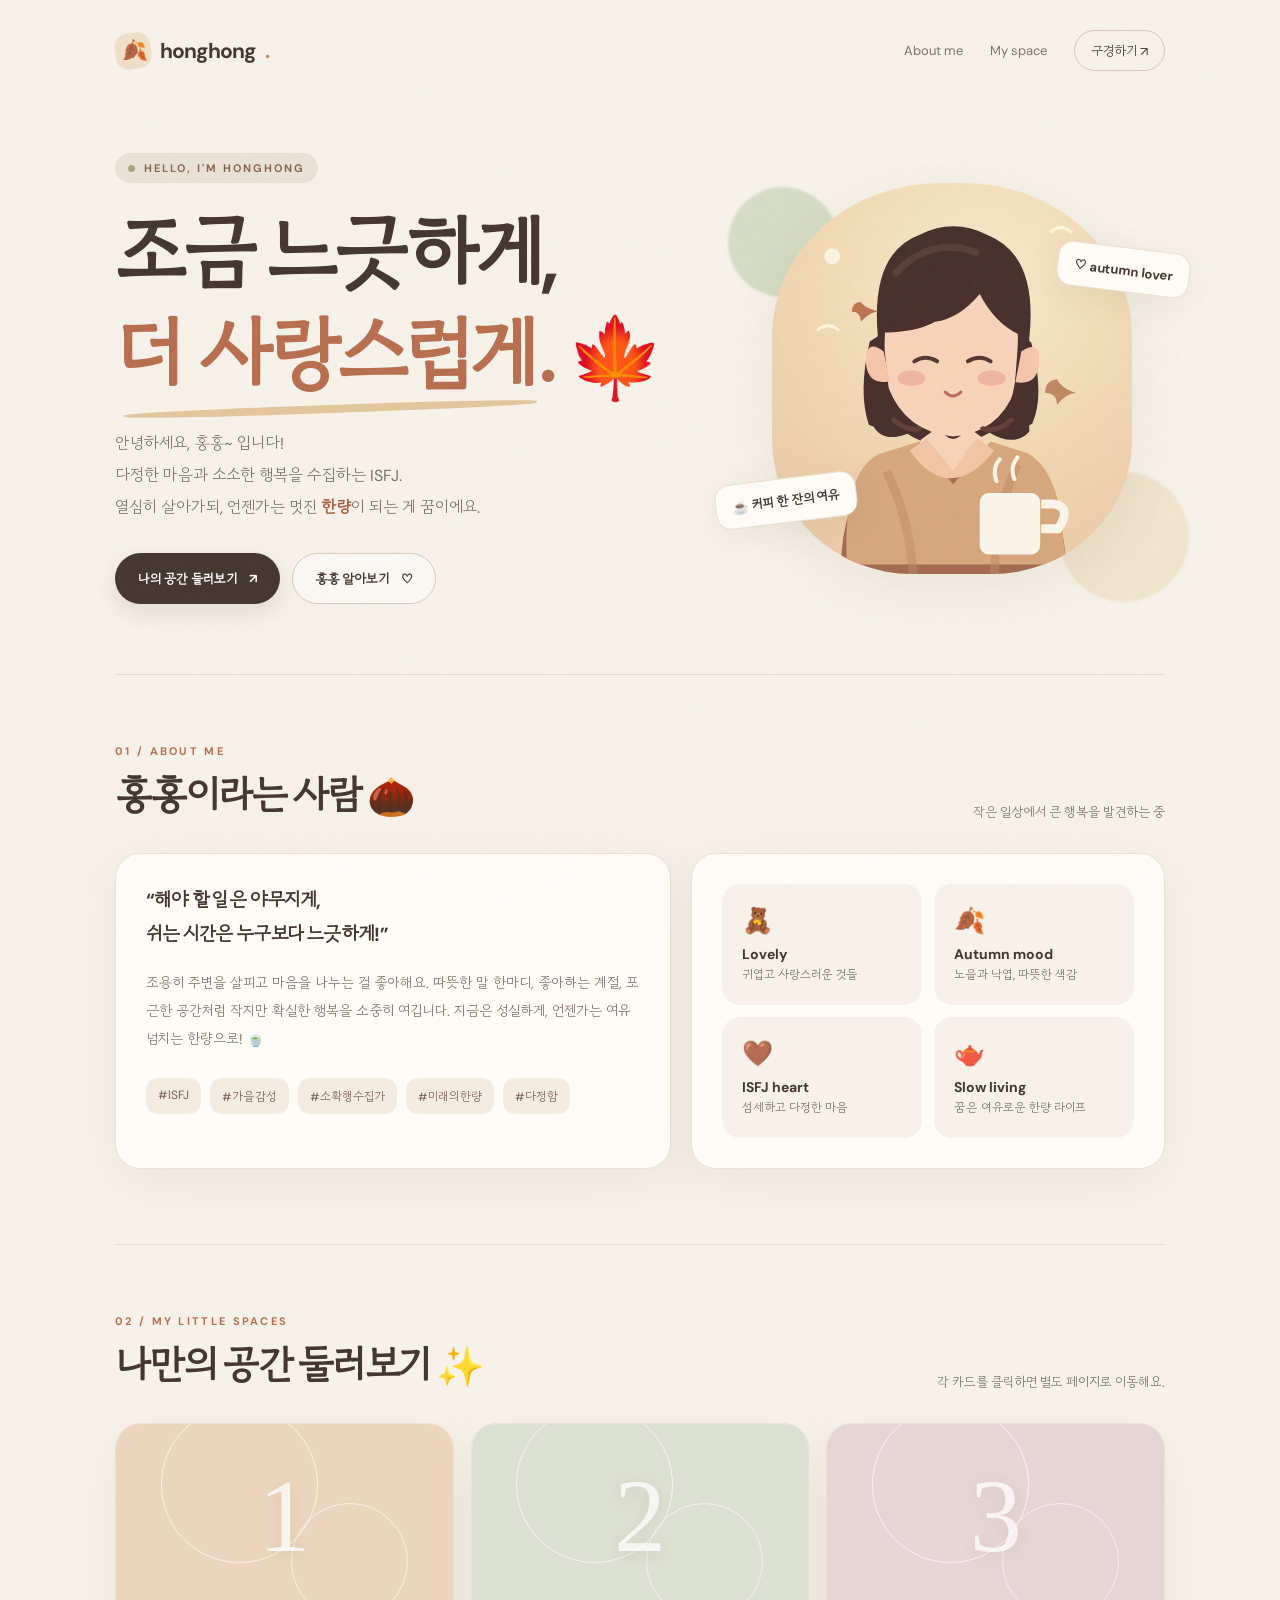
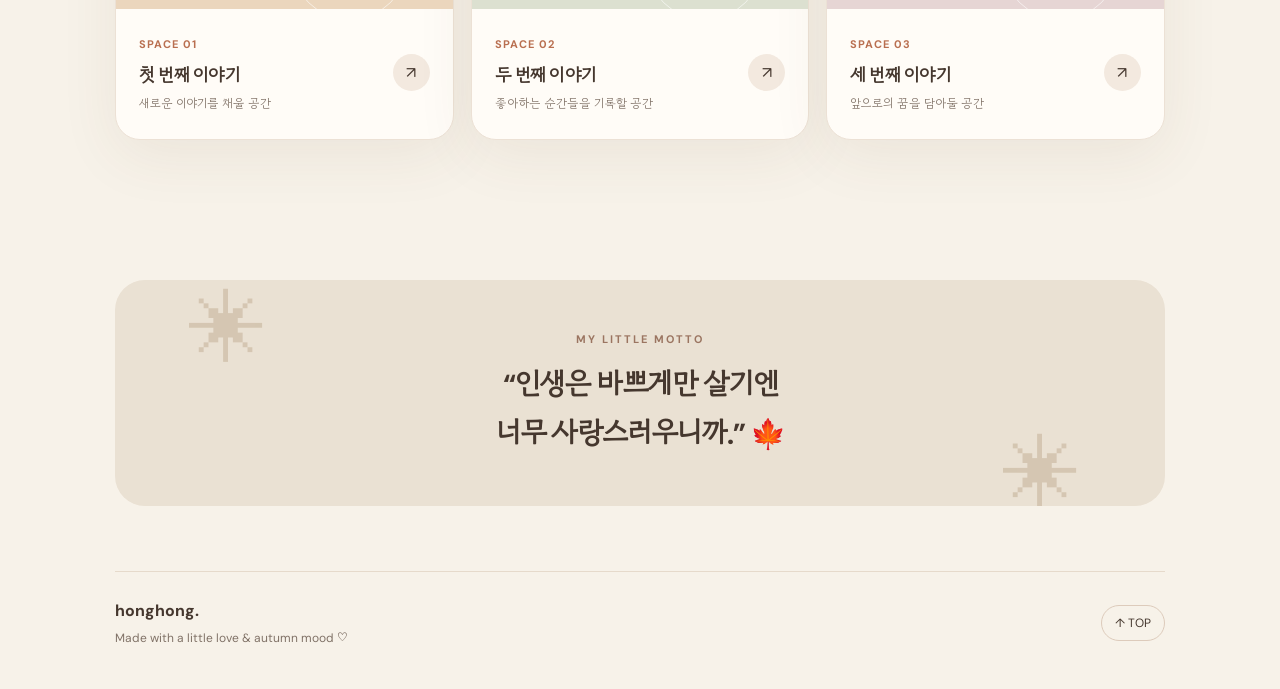
<file: index.html>
<!doctype html>
<html lang="ko">
<head>
  <meta charset="UTF-8" />
  <meta name="viewport" content="width=device-width, initial-scale=1" />
  <meta name="theme-color" content="#f7f2e9" />
  <meta name="description" content="홍홍~ 느긋하고 다정한 가을 감성의 개인 포트폴리오" />
  <title>홍홍~ | My Little Portfolio</title>
  <style>
    @import url('https://fonts.googleapis.com/css2?family=DM+Sans:wght@400;500;600;700&family=Gowun+Dodum&display=swap');
    :root { --bg:#f7f2e9; --paper:#fffcf7; --ink:#45372e; --sub:#807267; --line:#e9ded1; --rust:#b96f50; --rust-dark:#98573b; --cream:#f4e4d0; --sage:#929b80; --shadow:0 16px 60px rgba(91,65,42,.075); }
    * { box-sizing:border-box; }
    html { scroll-behavior:smooth; }
    body { margin:0; background:var(--bg); color:var(--ink); font-family:'DM Sans','Gowun Dodum',sans-serif; -webkit-font-smoothing:antialiased; }
    body:before { content:""; position:fixed; inset:0; pointer-events:none; opacity:.13; background-image:url("data:image/svg+xml,%3Csvg viewBox='0 0 160 160' xmlns='http://www.w3.org/2000/svg'%3E%3Cfilter id='n'%3E%3CfeTurbulence type='fractalNoise' baseFrequency='.7' numOctaves='3' stitchTiles='stitch'/%3E%3C/filter%3E%3Crect width='100%25' height='100%25' filter='url(%23n)' opacity='.19'/%3E%3C/svg%3E"); z-index:9; }
    button,a { -webkit-tap-highlight-color:transparent; }
    a { color:inherit; text-decoration:none; }
    button { font:inherit; }
    .wrap { max-width:1120px; margin:0 auto; padding:0 35px; }
    .nav { display:flex; align-items:center; justify-content:space-between; padding:30px 0 22px; gap:20px; }
    .brand { font-size:21px; font-weight:700; letter-spacing:-1px; display:flex; gap:9px; align-items:center; white-space:nowrap; }
    .brand-mark { display:grid; place-items:center; width:36px; height:36px; border-radius:13px; background:#f0dfc8; transform:rotate(-9deg); }
    .nav-links { display:flex; align-items:center; gap:27px; font-size:13px; color:var(--sub); }
    .nav-links a:hover { color:var(--rust); }
    .nav-cta { border:1px solid #d8c5b5; padding:10px 16px; border-radius:100px; color:var(--ink)!important; transition:.2s; }
    .nav-cta:hover { background:white; transform:translateY(-2px); }
    .hero { display:grid; grid-template-columns:1.16fr .84fr; align-items:center; gap:35px; min-height:540px; padding:60px 0 70px; }
    .eyebrow { display:inline-flex; align-items:center; gap:9px; padding:8px 13px; background:#eae2d5; border-radius:30px; text-transform:uppercase; font-size:11px; font-weight:700; letter-spacing:2px; color:#8e6651; }
    .dot { background:#a4a983; width:7px; height:7px; border-radius:50%; }
    h1 { font-size:clamp(44px,6.6vw,79px); line-height:1.19; font-weight:700; letter-spacing:-4px; margin:27px 0 23px; }
    h1 .accent { font-family:'Gowun Dodum',sans-serif; color:var(--rust); position:relative; }
    h1 .accent:after { content:""; position:absolute; height:8px; border-radius:40%; bottom:-5px; left:2%; width:94%; background:#e4c69d; transform:rotate(-2deg); z-index:-1; }
    .hero-desc { color:var(--sub); font-size:16px; line-height:2; margin:0 0 29px; word-break:keep-all; }
    .hero-actions { display:flex; align-items:center; flex-wrap:wrap; gap:12px; }
    .btn-primary, .btn-secondary { display:inline-flex; justify-content:center; align-items:center; gap:12px; border-radius:100px; padding:15px 22px; font-size:13px; font-weight:700; border:1px solid transparent; cursor:pointer; transition:transform .2s,background .2s,box-shadow .2s; }
    .btn-primary { background:var(--ink); color:white; box-shadow:0 8px 23px #49372820; }
    .btn-primary:hover { background:var(--rust-dark); transform:translateY(-3px); box-shadow:0 12px 26px #49372829; }
    .btn-secondary { border-color:#d9c9ba; background:#ffffff70; }
    .btn-secondary:hover { background:white; transform:translateY(-3px); }
    .portrait-area { position:relative; display:grid; place-items:center; min-height:395px; }
    .portrait-card { position:relative; isolation:isolate; width:min(100%,360px); aspect-ratio: .92; border-radius:47% 47% 39% 39% / 39% 39% 34% 34%; background:radial-gradient(circle at 58% 26%, #f8e9cb 0%, #f0d7b2 50%, #e9c6a7 100%); box-shadow:var(--shadow); display:flex; align-items:end; justify-content:center; overflow:hidden; }
    .portrait-card svg { width:100%; height:100%; }
    .orb { position:absolute; border-radius:50%; filter:blur(1px); z-index:-1; }
    .orb.one { background:#d6ddc4; width:110px; height:110px; top:6px; left:-11px; }
    .orb.two { background:#f0e4cc; width:130px; height:130px; bottom:-26px; right:-24px; }
    .float-note { position:absolute; background:#fffcf6; padding:12px 16px; border:1px solid #ede0d0; border-radius:15px; box-shadow:0 8px 35px #5b412b12; font-size:13px; font-weight:700; transform:rotate(-7deg); z-index:2; animation:bob 4s ease-in-out infinite; }
    .note-left { bottom:53px; left:-24px; }
    .note-right { top:66px; right:-25px; transform:rotate(7deg); animation-delay:-2s; }
    @keyframes bob { 0%,100% { translate:0 0; } 50% { translate:0 -9px; } }
    .section { padding:69px 0 75px; border-top:1px solid #e6dacb; }
    .section-top { display:flex; justify-content:space-between; align-items:end; gap:20px; margin-bottom:28px; }
    .mini { color:var(--rust); font-size:11px; font-weight:700; letter-spacing:2.3px; text-transform:uppercase; margin:0 0 12px; }
    h2 { font-size:clamp(27px,3.4vw,39px); letter-spacing:-1.7px; line-height:1.4; margin:0; }
    .section-caption { margin:0; color:var(--sub); font-size:13px; line-height:1.8; }
    .about-grid { display:grid; grid-template-columns:1.08fr .92fr; gap:20px; }
    .card { background:var(--paper); border:1px solid #ece1d5; border-radius:25px; box-shadow:var(--shadow); padding:30px; }
    .about-intro { font-size:19px; font-weight:700; letter-spacing:-.6px; line-height:1.8; margin:0 0 17px; }
    .about-text { font-size:14px; line-height:2; color:var(--sub); margin:0 0 25px; }
    .chips { display:flex; flex-wrap:wrap; gap:9px; }
    .chip { background:#f4ece1; padding:9px 12px; border-radius:12px; color:#7d6454; font-size:12px; }
    .traits { display:grid; grid-template-columns:1fr 1fr; gap:12px; }
    .trait { background:#f7f1e9; border-radius:18px; padding:20px; min-height:115px; }
    .trait .emoji { font-size:25px; }
    .trait b { display:block; font-size:14px; margin-top:8px; }
    .trait span { font-size:12px; color:var(--sub); line-height:1.6; }
    .projects { display:grid; grid-template-columns:repeat(3,1fr); gap:17px; }
    .project { display:flex; flex-direction:column; padding:0; overflow:hidden; transition:transform .2s,box-shadow .2s,border-color .2s; }
    .project:hover, .project:focus-visible { transform:translateY(-7px); box-shadow:0 20px 40px #74543a1c; border-color:#d6baa0; outline:none; }
    .project-art { display:grid; place-items:center; height:185px; position:relative; overflow:hidden; }
    .project:nth-child(1) .project-art { background:#ebd6bd; }
    .project:nth-child(2) .project-art { background:#dce0d0; }
    .project:nth-child(3) .project-art { background:#e6d5d4; }
    .project-art:before { content:""; width:155px; height:155px; border:1px solid #ffffffa8; border-radius:50%; position:absolute; transform:translate(-45px,-32px); }
    .project-art:after { content:""; width:115px; height:115px; border:1px solid #ffffff91; border-radius:50%; position:absolute; transform:translate(65px,45px); }
    .project-number { font-family:Georgia,serif; font-size:104px; font-weight:400; color:#ffffffbf; position:relative; z-index:1; line-height:1; text-shadow:0 3px 15px #7d59401c; }
    .project-info { display:flex; gap:12px; justify-content:space-between; align-items:center; padding:23px 23px 25px; }
    .project-label { font-size:11px; color:var(--rust); letter-spacing:1px; font-weight:700; text-transform:uppercase; }
    .project-info h3 { margin:8px 0 7px; font-size:18px; letter-spacing:-.5px; }
    .project-info p { font-size:12px; color:var(--sub); line-height:1.6; margin:0; }
    .arrow { width:37px; height:37px; border-radius:50%; display:grid; place-items:center; background:#f3e9df; flex-shrink:0; transition:.2s; }
    .project:hover .arrow { background:var(--ink); color:white; transform:rotate(-40deg); }
    .quote { margin:65px 0; background:#eae1d3; border-radius:30px; padding:47px 20px; text-align:center; position:relative; overflow:hidden; }
    .quote:before, .quote:after { content:'✳'; position:absolute; color:#c0ac91; font-size:78px; opacity:.5; }
    .quote:before { left:7%; top:0; } .quote:after { right:8%; bottom:-20px; }
    .quote small { color:#9b7561; font-weight:700; letter-spacing:2px; font-size:11px; }
    .quote p { font-size:clamp(19px,3vw,29px); font-weight:700; line-height:1.7; letter-spacing:-1px; margin:13px 0 0; }
    .footer { display:flex; align-items:center; justify-content:space-between; gap:15px; padding:28px 0 43px; border-top:1px solid #e6dacb; color:var(--sub); font-size:12px; }
    .footer b { color:var(--ink); font-size:16px; }
    .top-button { border:1px solid #ddcbbb; background:transparent; border-radius:100px; padding:9px 13px; cursor:pointer; color:var(--ink); transition:.2s; }
    .top-button:hover { background:white; transform:translateY(-3px); }
    @media (max-width:800px) { .hero { grid-template-columns:1fr; padding:45px 0 50px; gap:30px; } .portrait-area { grid-row:1; min-height:320px; } .portrait-card { max-width:300px; } h1 { letter-spacing:-2.4px; } .about-grid { grid-template-columns:1fr; } .projects { grid-template-columns:1fr; } .project { flex-direction:row; min-height:155px; } .project-art { width:38%; min-width:130px; height:auto; } .project-info { flex:1; } .section { padding:55px 0; } }
    @media (max-width:520px) { .wrap { padding:0 22px; } .nav { padding-top:22px; } .brand { font-size:18px; } .nav-links { gap:13px; font-size:12px; } .nav-links .nav-about { display:none; } .nav-cta { padding:9px 12px; } .hero { padding-top:20px; } .portrait-area { min-height:290px; } .portrait-card { max-width:265px; } .float-note { font-size:11px; padding:10px 11px; } .note-left { left:0; bottom:39px; } .note-right { right:-4px; top:37px; } .hero-desc { font-size:14px; } .section-top { align-items:start; flex-direction:column; gap:10px; } .card { padding:23px; } .traits { gap:9px; } .trait { padding:16px 13px; } .project-info { padding:18px; } .project-info h3 { font-size:16px; } .project-art { min-width:109px; width:34%; } .project-number { font-size:82px; } .arrow { width:31px; height:31px; } .quote { margin:45px 0; padding:38px 17px; } .footer { align-items:flex-start; } }
    @media (prefers-reduced-motion:reduce) { *,*:before,*:after { scroll-behavior:auto!important; animation:none!important; transition:none!important; } }
  </style>
</head>
<body>
  <div class="wrap">
    <header class="nav" id="top">
      <a class="brand" href="index.html" aria-label="홈으로"><span class="brand-mark">🍂</span> honghong<span style="color:#bc8a67">.</span></a>
      <nav class="nav-links" aria-label="주 메뉴"><a class="nav-about" href="#about">About me</a><a href="#projects">My space</a><a class="nav-cta" href="#projects">구경하기 ↗</a></nav>
    </header>
    <main>
      <section class="hero" aria-labelledby="hero-heading">
        <div>
          <span class="eyebrow"><span class="dot"></span> HELLO, I'M HONGHONG</span>
          <h1 id="hero-heading">조금 느긋하게,<br><span class="accent">더 사랑스럽게.</span> 🍁</h1>
          <p class="hero-desc">안녕하세요, 홍홍~ 입니다!<br>다정한 마음과 소소한 행복을 수집하는 ISFJ.<br>열심히 살아가되, 언젠가는 멋진 <strong style="color:#a75d40">한량</strong>이 되는 게 꿈이에요.</p>
          <div class="hero-actions"><a class="btn-primary" href="#projects">나의 공간 둘러보기 <span aria-hidden="true">↗</span></a><a class="btn-secondary" href="#about">홍홍 알아보기 <span aria-hidden="true">♡</span></a></div>
        </div>
        <div class="portrait-area" aria-label="가을 감성 일러스트">
          <span class="orb one"></span><span class="orb two"></span>
          <div class="portrait-card">
            <svg viewBox="0 0 360 395" role="img" aria-label="턱선까지 오는 둥근 단발머리와 앞머리를 한 여성 캐릭터가 니트를 입고 커피를 든 일러스트" xmlns="http://www.w3.org/2000/svg">
              <circle cx="59" cy="74" r="8" fill="#fbf5dd"/><circle cx="292" cy="92" r="5" fill="#fbf5dd"/><path d="M45 148q10-8 20 0M280 49q10-8 20 0" stroke="#fff5df" stroke-width="3" fill="none" stroke-linecap="round"/>
              <path d="M68 400q-4-132 111-135 115-4 117 135" fill="#a36b52"/><path d="M74 385q-5-91 31-111l42-13 34 43 38-43 38 12q37 22 36 112" fill="#d7a77d"/><path d="M114 291q23 46 27 107M246 284q-24 51-23 114" stroke="#bd8969" stroke-width="9" fill="none" opacity=".5"/>
              <!-- Chin-length rounded bob with soft bangs and face-framing ends -->
              <path d="M105 153 Q98 70 148 52 Q182 35 217 53 Q267 74 258 157 L258 251 Q243 267 218 252 Q194 265 180 260 Q157 268 135 253 Q109 263 100 244 Z" fill="#4a302b"/>
              <path d="M112 169 Q110 100 151 78 Q189 56 224 89 Q250 114 246 170 L243 210 Q227 252 181 256 Q133 251 116 207 Z" fill="#f7d3b9"/>
              <path d="M108 151 Q99 91 143 62 Q185 35 224 59 Q263 83 250 154 Q224 143 208 112 Q187 137 163 140 Q143 151 108 151 Z" fill="#4a302b"/>
              <path d="M111 151 Q112 209 123 231 Q112 252 96 244 Q85 211 97 160 Z" fill="#4a302b"/>
              <path d="M247 151 Q247 205 235 232 Q246 253 261 243 Q274 214 260 161 Z" fill="#4a302b"/>
              <path d="M123 91 Q159 53 204 70" stroke="#76534a" stroke-width="7" fill="none" opacity=".42" stroke-linecap="round"/>
              <path d="M121 239 Q134 251 147 248 M211 248 Q227 252 240 239" stroke="#63423a" stroke-width="5" fill="none" stroke-linecap="round"/><path d="M111 170q-18-14-18 11 2 24 24 19M250 170q20-13 18 12-2 23-24 19" fill="#f5c6ab"/>
              <path d="M142 180q11-7 23 0M196 180q12-7 23 0" stroke="#543a32" stroke-width="4" fill="none" stroke-linecap="round"/><ellipse cx="139" cy="197" rx="14" ry="8" fill="#ec9d93" opacity=".55"/><ellipse cx="220" cy="197" rx="14" ry="8" fill="#ec9d93" opacity=".55"/><path d="M173 211q8 8 16 0" stroke="#b96b63" stroke-width="3" fill="none" stroke-linecap="round"/>
              <path d="M157 253q24 33 48 0" stroke="#f7d3b9" stroke-width="22" fill="none"/><path d="M146 264q32 47 68 0" stroke="#f1c6a5" stroke-width="21" fill="none"/><path d="M166 272l15 18 14-18" fill="#f7d3b9"/>
              <path d="M245 316q28-28 38-3l12 65h-68z" fill="#d7a77d"/><rect x="208" y="313" width="61" height="62" rx="9" fill="#faf5e8"/><path d="M270 324h12q20 3 5 25h-17" fill="none" stroke="#faf5e8" stroke-width="9"/><path d="M225 301q-5-12 3-22M243 299q-5-12 3-22" stroke="#fff6e4" stroke-width="4" stroke-linecap="round" fill="none"/>
              <path d="M88 120q-9 0-9 10 9 0 9 10 9-10 18-10-16-5-18-10z" fill="#ba7750"/><path d="M286 198q-12 1-12 14 12 0 12 12 8-11 19-12-15-5-19-14z" fill="#bf8863"/>
            </svg>
          </div>
          <div class="float-note note-left">☕ 커피 한 잔의 여유</div><div class="float-note note-right">♡ autumn lover</div>
        </div>
      </section>
      <section class="section" id="about" aria-labelledby="about-title">
        <div class="section-top"><div><p class="mini">01 / ABOUT ME</p><h2 id="about-title">홍홍이라는 사람 🌰</h2></div><p class="section-caption">작은 일상에서 큰 행복을 발견하는 중</p></div>
        <div class="about-grid">
          <article class="card"><p class="about-intro">“해야 할 일은 야무지게,<br>쉬는 시간은 누구보다 느긋하게!”</p><p class="about-text">조용히 주변을 살피고 마음을 나누는 걸 좋아해요. 따뜻한 말 한마디, 좋아하는 계절, 포근한 공간처럼 작지만 확실한 행복을 소중히 여깁니다. 지금은 성실하게, 언젠가는 여유 넘치는 한량으로! 🍵</p><div class="chips"><span class="chip">#ISFJ</span><span class="chip">#가을감성</span><span class="chip">#소확행수집가</span><span class="chip">#미래의한량</span><span class="chip">#다정함</span></div></article>
          <article class="card traits" aria-label="나를 표현하는 키워드"><div class="trait"><div class="emoji">🧸</div><b>Lovely</b><span>귀엽고 사랑스러운 것들</span></div><div class="trait"><div class="emoji">🍂</div><b>Autumn mood</b><span>노을과 낙엽, 따뜻한 색감</span></div><div class="trait"><div class="emoji">🤎</div><b>ISFJ heart</b><span>섬세하고 다정한 마음</span></div><div class="trait"><div class="emoji">🫖</div><b>Slow living</b><span>꿈은 여유로운 한량 라이프</span></div></article>
        </div>
      </section>
      <section class="section" id="projects" aria-labelledby="projects-title"><div class="section-top"><div><p class="mini">02 / MY LITTLE SPACES</p><h2 id="projects-title">나만의 공간 둘러보기 ✨</h2></div><p class="section-caption">각 카드를 클릭하면 별도 페이지로 이동해요.</p></div>
        <div class="projects">
          <a class="card project" href="1.html" aria-label="1번 페이지로 이동"><div class="project-art"><span class="project-number">1</span></div><div class="project-info"><div><span class="project-label">SPACE 01</span><h3>첫 번째 이야기</h3><p>새로운 이야기를 채울 공간</p></div><span class="arrow" aria-hidden="true">↗</span></div></a>
          <a class="card project" href="2.html" aria-label="2번 페이지로 이동"><div class="project-art"><span class="project-number">2</span></div><div class="project-info"><div><span class="project-label">SPACE 02</span><h3>두 번째 이야기</h3><p>좋아하는 순간들을 기록할 공간</p></div><span class="arrow" aria-hidden="true">↗</span></div></a>
          <a class="card project" href="3.html" aria-label="3번 페이지로 이동"><div class="project-art"><span class="project-number">3</span></div><div class="project-info"><div><span class="project-label">SPACE 03</span><h3>세 번째 이야기</h3><p>앞으로의 꿈을 담아둘 공간</p></div><span class="arrow" aria-hidden="true">↗</span></div></a>
        </div>
      </section>
      <aside class="quote" aria-label="나의 모토"><small>MY LITTLE MOTTO</small><p>“인생은 바쁘게만 살기엔<br>너무 사랑스러우니까.” 🍁</p></aside>
    </main>
    <footer class="footer"><div><b>honghong.</b><div style="margin-top:7px">Made with a little love & autumn mood ♡</div></div><button class="top-button" type="button" onclick="window.scrollTo({top:0,behavior:'smooth'})" aria-label="맨 위로 이동">↑ TOP</button></footer>
  </div>
</body>
</html>
</file>
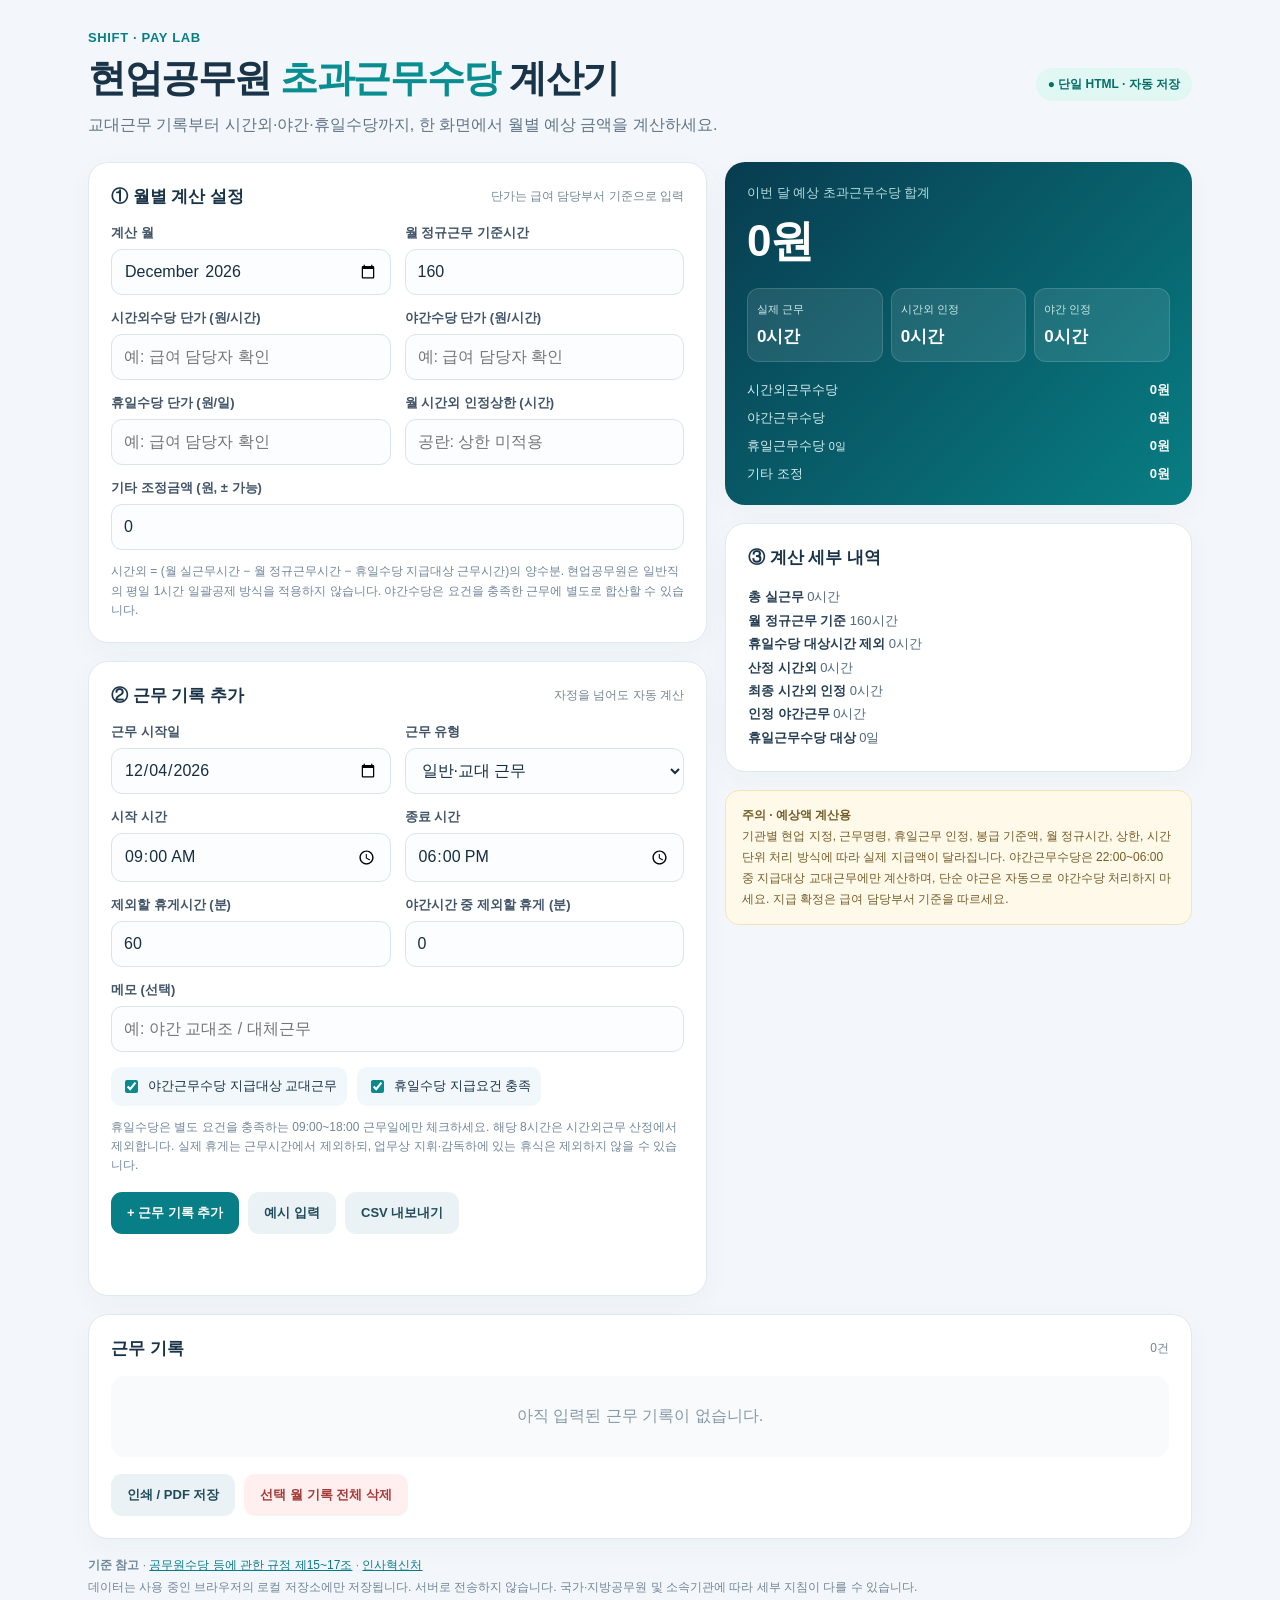
<file: 1.html>
<!doctype html><html lang="ko"><head><meta charset="UTF-8"><meta name="viewport" content="width=device-width,initial-scale=1"><title>현업공무원 초과근무수당 계산기</title><style>
:root{font-family:Pretendard,'Noto Sans KR',-apple-system,BlinkMacSystemFont,'Segoe UI',sans-serif;color:#193348;background:#f3f7fb}*{box-sizing:border-box}body{margin:0}button,input,select{font:inherit}button{cursor:pointer}.shell{max-width:1140px;margin:auto;padding:30px 18px 70px}.top{display:flex;justify-content:space-between;align-items:center;gap:15px;flex-wrap:wrap}.brand{font-weight:850;color:#087e87;letter-spacing:.05em;font-size:13px}.top h1{margin:8px 0;font-size:clamp(25px,4vw,38px);letter-spacing:-1.4px}.sub{color:#617487;line-height:1.65;margin:0}.pill{padding:8px 12px;background:#e0f7f3;border-radius:40px;font-weight:700;color:#076f69;font-size:12px}.layout{display:grid;grid-template-columns:1.14fr .86fr;gap:18px;margin-top:24px}.card{background:white;border:1px solid #dfe9f0;border-radius:20px;box-shadow:0 8px 28px #1d405009;padding:22px}.card h2{font-size:17px;margin:0 0 16px;display:flex;align-items:center;justify-content:space-between}.hint{color:#738596;font-size:12px;font-weight:450}.fields{display:grid;grid-template-columns:repeat(2,minmax(0,1fr));gap:14px}.field{display:flex;flex-direction:column;gap:7px;min-width:0}.field label{font-weight:700;font-size:13px;color:#415468}.field input,.field select{width:100%;border:1px solid #d9e4ec;padding:12px;border-radius:11px;background:#fbfdff;color:#172d42;min-height:46px}.field input:focus,.field select:focus{outline:2px solid #9edbd9;border-color:#128c8f}.field.wide{grid-column:1/-1}.note{font-size:12px;color:#72869b;line-height:1.6;margin:12px 0 0}.divider{height:1px;background:#e9eff4;margin:20px 0}.checks{display:flex;gap:10px;flex-wrap:wrap;align-items:center}.check{display:flex;align-items:center;gap:7px;font-size:13px;background:#f1f7fa;padding:10px;border-radius:10px}.check input{accent-color:#088a8e}.btns{display:flex;gap:9px;flex-wrap:wrap;margin-top:17px}.btn{border:0;border-radius:11px;padding:12px 16px;font-size:13px;font-weight:750;background:#eaf2f5;color:#204b5b}.btn.primary{background:#087f86;color:white}.btn.danger{color:#a63838;background:#fff0ef}.btn:hover{filter:brightness(.96)}.result{background:linear-gradient(135deg,#083c50,#087e83);color:white;border:0}.result .small{color:#b6dfdf;font-size:13px}.amount{font-size:clamp(31px,4vw,44px);font-weight:850;margin:10px 0 17px;letter-spacing:-1px}.stats{display:grid;grid-template-columns:repeat(3,1fr);gap:8px}.stat{padding:13px 9px;background:#ffffff19;border:1px solid #ffffff24;border-radius:12px}.stat span{display:block;color:#cfebea;font-size:11px}.stat strong{display:block;font-size:17px;margin-top:8px}.lines{margin-top:19px;display:grid;gap:10px}.line{display:flex;justify-content:space-between;align-items:center;gap:12px;font-size:13px}.line span{color:#d5eeee}.line strong{white-space:nowrap}.muted{color:#738596}.help{font-size:13px;line-height:1.8;color:#51687b}.help b{color:#253e54}.records{margin-top:18px}.record{display:grid;grid-template-columns:1.35fr .9fr .8fr auto;gap:11px;align-items:center;padding:13px 2px;border-top:1px solid #e8eff4;font-size:13px}.record:first-child{border-top:0}.record small{display:block;color:#7d90a0;margin-top:4px}.record button{background:#fff0ef;color:#b54a49;border:0;border-radius:9px;padding:8px 10px}.empty{padding:30px 10px;text-align:center;color:#8799a8;background:#f8fafc;border-radius:14px}.sectiontitle{margin:22px 0 10px;font-weight:800;font-size:16px}.banner{background:#fff9e9;border:1px solid #f4e4b7;border-radius:14px;padding:14px 16px;color:#745c28;font-size:12px;line-height:1.75;margin-top:18px}.footer{margin-top:16px;font-size:12px;color:#71869a;line-height:1.8}a{color:#087c89}.tag{display:inline-block;background:#e8f6f7;color:#087680;font-size:11px;font-weight:750;border-radius:7px;padding:4px 7px} @media(max-width:790px){.layout{grid-template-columns:1fr}.shell{padding:22px 12px 50px}.card{padding:17px}.top h1{font-size:28px}}@media(max-width:440px){.fields{grid-template-columns:1fr 1fr;gap:10px}.field input,.field select{padding:9px}.stats{gap:5px}.stat{padding:10px 7px}.stat strong{font-size:14px}.record{grid-template-columns:1.3fr 1fr auto}.record .hide-mobile{display:none}}@media print{.btns,.record button,.top .pill{display:none!important}body{background:white}.shell{padding:0}.card{box-shadow:none;break-inside:avoid}}
</style></head><body><main class="shell"><div class="top"><div><div class="brand">SHIFT · PAY LAB</div><h1>현업공무원 <span style="color:#078e91">초과근무수당</span> 계산기</h1><p class="sub">교대근무 기록부터 시간외·야간·휴일수당까지, 한 화면에서 월별 예상 금액을 계산하세요.</p></div><span class="pill">● 단일 HTML · 자동 저장</span></div><section class="layout"><div><div class="card"><h2>① 월별 계산 설정 <span class="hint">단가는 급여 담당부서 기준으로 입력</span></h2><div class="fields"><div class="field"><label for="month">계산 월</label><input id="month" type="month"></div><div class="field"><label for="regular">월 정규근무 기준시간</label><input id="regular" type="number" min="0" step="0.5" value="160"></div><div class="field"><label for="otRate">시간외수당 단가 (원/시간)</label><input id="otRate" type="number" min="0" step="1" placeholder="예: 급여 담당자 확인"></div><div class="field"><label for="nightRate">야간수당 단가 (원/시간)</label><input id="nightRate" type="number" min="0" step="1" placeholder="예: 급여 담당자 확인"></div><div class="field"><label for="holidayRate">휴일수당 단가 (원/일)</label><input id="holidayRate" type="number" min="0" step="1" placeholder="예: 급여 담당자 확인"></div><div class="field"><label for="otCap">월 시간외 인정상한 (시간)</label><input id="otCap" type="number" min="0" step="1" placeholder="공란: 상한 미적용"></div><div class="field wide"><label for="otherAdjustment">기타 조정금액 (원, ± 가능)</label><input id="otherAdjustment" type="number" step="1" value="0"></div></div><p class="note">시간외 = (월 실근무시간 − 월 정규근무시간 − 휴일수당 지급대상 근무시간)의 양수분. 현업공무원은 일반직의 평일 1시간 일괄공제 방식을 적용하지 않습니다. 야간수당은 요건을 충족한 근무에 별도로 합산할 수 있습니다.</p></div><div class="card" style="margin-top:18px"><h2>② 근무 기록 추가 <span class="hint">자정을 넘어도 자동 계산</span></h2><div class="fields"><div class="field"><label for="workDate">근무 시작일</label><input id="workDate" type="date"></div><div class="field"><label for="workType">근무 유형</label><select id="workType"><option value="regular">일반·교대 근무</option><option value="holiday">휴일(09~18시 전체 근무)</option></select></div><div class="field"><label for="start">시작 시간</label><input id="start" type="time" value="09:00"></div><div class="field"><label for="end">종료 시간</label><input id="end" type="time" value="18:00"></div><div class="field"><label for="breakMin">제외할 휴게시간 (분)</label><input id="breakMin" type="number" min="0" value="60" step="5"></div><div class="field"><label for="nightExclude">야간시간 중 제외할 휴게 (분)</label><input id="nightExclude" type="number" min="0" value="0" step="5"></div><div class="field wide"><label for="memo">메모 (선택)</label><input id="memo" type="text" maxlength="80" placeholder="예: 야간 교대조 / 대체근무"></div></div><div class="checks" style="margin-top:15px"><label class="check"><input id="nightEligible" type="checkbox" checked>야간근무수당 지급대상 교대근무</label><label class="check"><input id="holidayEligible" type="checkbox" checked>휴일수당 지급요건 충족</label></div><p class="note">휴일수당은 별도 요건을 충족하는 09:00~18:00 근무일에만 체크하세요. 해당 8시간은 시간외근무 산정에서 제외합니다. 실제 휴게는 근무시간에서 제외하되, 업무상 지휘·감독하에 있는 휴식은 제외하지 않을 수 있습니다.</p><div class="btns"><button class="btn primary" id="add">+ 근무 기록 추가</button><button class="btn" id="sample">예시 입력</button><button class="btn" id="export">CSV 내보내기</button></div><p id="error" role="alert" style="color:#b83838;font-size:12px;min-height:15px"></p></div></div><div><div class="card result"><div class="small">이번 달 예상 초과근무수당 합계</div><div class="amount" id="total">0원</div><div class="stats"><div class="stat"><span>실제 근무</span><strong id="worked">0시간</strong></div><div class="stat"><span>시간외 인정</span><strong id="otHours">0시간</strong></div><div class="stat"><span>야간 인정</span><strong id="nightHours">0시간</strong></div></div><div class="lines"><div class="line"><span>시간외근무수당</span><strong id="otPay">0원</strong></div><div class="line"><span>야간근무수당</span><strong id="nightPay">0원</strong></div><div class="line"><span>휴일근무수당 <small id="holidayDays"></small></span><strong id="holidayPay">0원</strong></div><div class="line"><span>기타 조정</span><strong id="adjustPay">0원</strong></div></div></div><div class="card" style="margin-top:18px"><h2>③ 계산 세부 내역</h2><div class="help" id="detail">근무를 추가하면 계산 근거가 표시됩니다.</div></div><div class="banner"><b>주의 · 예상액 계산용</b><br>기관별 현업 지정, 근무명령, 휴일근무 인정, 봉급 기준액, 월 정규시간, 상한, 시간 단위 처리 방식에 따라 실제 지급액이 달라집니다. 야간근무수당은 22:00~06:00 중 지급대상 교대근무에만 계산하며, 단순 야근은 자동으로 야간수당 처리하지 마세요. 지급 확정은 급여 담당부서 기준을 따르세요.</div></div></section><div class="card records"><h2>근무 기록 <span class="hint" id="count">0건</span></h2><div id="records"><div class="empty">아직 입력된 근무 기록이 없습니다.</div></div><div class="btns"><button class="btn" onclick="window.print()">인쇄 / PDF 저장</button><button class="btn danger" id="clear">선택 월 기록 전체 삭제</button></div></div><div class="footer"><b>기준 참고</b> · <a href="https://www.law.go.kr/법령/공무원수당등에관한규정" target="_blank" rel="noopener">공무원수당 등에 관한 규정 제15~17조</a> · <a href="https://www.mpm.go.kr/" target="_blank" rel="noopener">인사혁신처</a><br>데이터는 사용 중인 브라우저의 로컬 저장소에만 저장됩니다. 서버로 전송하지 않습니다. 국가·지방공무원 및 소속기관에 따라 세부 지침이 다를 수 있습니다.</div></main><script>
(()=>{'use strict';const $=id=>document.getElementById(id),fmt=n=>Math.round(n).toLocaleString('ko-KR')+'원',h=m=>(m/60).toLocaleString('ko-KR',{maximumFractionDigits:2})+'시간';let data;try{data=JSON.parse(localStorage.getItem('hyeoneop_v1')||'{}')}catch(e){data={}}if(!data||typeof data!=='object')data={};data.records=Array.isArray(data.records)?data.records:[];data.settings=data.settings||{};const settingIds=['regular','otRate','nightRate','holidayRate','otCap','otherAdjustment'];const today=new Date();const loc=d=>d.getFullYear()+'-'+String(d.getMonth()+1).padStart(2,'0')+'-'+String(d.getDate()).padStart(2,'0');$('month').value=loc(today).slice(0,7);$('workDate').value=loc(today);settingIds.forEach(id=>{if(data.settings[id]!==undefined)$(id).value=data.settings[id];$(id).addEventListener('input',()=>{data.settings[id]=$(id).value;save();render()})});function save(){localStorage.setItem('hyeoneop_v1',JSON.stringify(data))}function mins(t){const [a,b]=t.split(':').map(Number);return a*60+b}function calc(r){const start=mins(r.start),end=mins(r.end);const duration=(end<=start?end+1440:end)-start;const breakMin=Number(r.breakMin)||0;const worked=Math.max(0,duration-breakMin);let n=0;for(let x=start;x<start+duration;x++){const tod=x%1440;if(tod>=1320||tod<360)n++}n=Math.max(0,Math.min(worked,n-(Number(r.nightExclude)||0)));const eligible=r.workType==='holiday'&&r.holidayEligible&&r.start==='09:00'&&r.end==='18:00'&&worked>=480;return {worked,night:r.nightEligible?n:0,holiday:eligible?1:0,holidayDeduction:eligible?480:0,duration}}function monthRows(){return data.records.filter(r=>r.date.slice(0,7)===$('month').value).sort((a,b)=>(a.date+a.start).localeCompare(b.date+b.start))}function render(){let worked=0,night=0,days=0,hd=0;const records=monthRows();records.forEach(r=>{const c=calc(r);worked+=c.worked;night+=c.night;days+=c.holiday;hd+=c.holidayDeduction});const regular=Math.max(0,(Number($('regular').value)||0)*60);const potential=Math.max(0,worked-regular-hd);const cap=$('otCap').value===''?Infinity:Math.max(0,Number($('otCap').value)*60);const over=Math.min(potential,cap);const otPay=over/60*(Number($('otRate').value)||0),nightPay=night/60*(Number($('nightRate').value)||0),holidayPay=days*(Number($('holidayRate').value)||0),adj=Number($('otherAdjustment').value)||0;$('worked').textContent=h(worked);$('otHours').textContent=h(over);$('nightHours').textContent=h(night);$('otPay').textContent=fmt(otPay);$('nightPay').textContent=fmt(nightPay);$('holidayPay').textContent=fmt(holidayPay);$('holidayDays').textContent=days+'일';$('adjustPay').textContent=fmt(adj);$('total').textContent=fmt(otPay+nightPay+holidayPay+adj);$('count').textContent=records.length+'건';$('detail').innerHTML='<b>총 실근무</b> '+h(worked)+'<br><b>월 정규근무 기준</b> '+h(regular)+'<br><b>휴일수당 대상시간 제외</b> '+h(hd)+'<br><b>산정 시간외</b> '+h(potential)+(Number.isFinite(cap)?'<br><b>설정 인정상한</b> '+h(cap):'')+'<br><b>최종 시간외 인정</b> '+h(over)+'<br><b>인정 야간근무</b> '+h(night)+'<br><b>휴일근무수당 대상</b> '+days+'일'+(potential>over?'<br><span style="color:#b6692e">※ 월 상한으로 '+h(potential-over)+' 제외</span>':'');const box=$('records');box.replaceChildren();if(!records.length){box.innerHTML='<div class="empty">아직 입력된 근무 기록이 없습니다.</div>';return}records.forEach(r=>{const c=calc(r),el=document.createElement('div');el.className='record';const left=document.createElement('div');const title=document.createElement('b');title.textContent=r.date+' '+r.start+'~'+r.end;left.appendChild(title);const small=document.createElement('small');small.textContent=(r.workType==='holiday'?'휴일':'교대·일반')+(r.memo?' · '+r.memo:'');left.appendChild(small);const mid=document.createElement('div');mid.textContent='실근무 '+h(c.worked);const sub=document.createElement('small');sub.textContent='야간 '+h(c.night);mid.appendChild(sub);const flag=document.createElement('div');flag.className='hide-mobile';flag.innerHTML=c.holiday?'<span class="tag">휴일수당 1일</span>':'<span class="muted">일반 기록</span>';const del=document.createElement('button');del.textContent='삭제';del.setAttribute('aria-label',r.date+' 기록 삭제');del.addEventListener('click',()=>{if(confirm('이 근무 기록을 삭제할까요?')){data.records=data.records.filter(x=>x.id!==r.id);save();render()}});el.append(left,mid,flag,del);box.appendChild(el)})}function add(){const date=$('workDate').value,start=$('start').value,end=$('end').value,b=Number($('breakMin').value),nb=Number($('nightExclude').value);$('error').textContent='';if(!date||!start||!end){$('error').textContent='날짜와 시작·종료 시간을 모두 입력해주세요.';return}const duration=(mins(end)<=mins(start)?mins(end)+1440:mins(end))-mins(start);if(duration>1440||b<0||b>=duration||nb<0||nb>480){$('error').textContent='휴게시간 또는 근무시간 입력을 확인해주세요.';return}const r={id:Date.now().toString(36)+Math.random().toString(36).slice(2),date,start,end,workType:$('workType').value,breakMin:b,nightExclude:nb,nightEligible:$('nightEligible').checked,holidayEligible:$('holidayEligible').checked,memo:$('memo').value.trim()};data.records.push(r);$('month').value=date.slice(0,7);$('memo').value='';save();render();$('error').style.color='#087e83';$('error').textContent='근무 기록을 추가했습니다.'}function csvCell(v){return '"'+String(v??'').replace(/"/g,'""')+'"'}function exportCsv(){const rec=monthRows();if(!rec.length){alert('내보낼 기록이 없습니다.');return}const rows=[['날짜','시작','종료','근무유형','휴게분','야간휴게분','야간수당대상','휴일수당대상','실근무분','인정야간분','메모'],...rec.map(r=>{const c=calc(r);return[r.date,r.start,r.end,r.workType,r.breakMin,r.nightExclude,r.nightEligible,r.holidayEligible&&!!c.holiday,c.worked,c.night,r.memo]})];const blob=new Blob(['\ufeff'+rows.map(r=>r.map(csvCell).join(',')).join('\r\n')],{type:'text/csv;charset=utf-8'});const url=URL.createObjectURL(blob),a=document.createElement('a');a.href=url;a.download='현업공무원_근무기록_'+$('month').value+'.csv';a.click();setTimeout(()=>URL.revokeObjectURL(url),1000)}$('add').addEventListener('click',add);$('export').addEventListener('click',exportCsv);$('month').addEventListener('change',render);$('sample').addEventListener('click',()=>{$('start').value='18:00';$('end').value='09:00';$('breakMin').value='60';$('nightExclude').value='0';$('workType').value='regular';$('nightEligible').checked=true;$('memo').value='야간 교대 예시';$('error').style.color='#087e83';$('error').textContent='18:00~익일 09:00 예시를 설정했습니다. “근무 기록 추가”를 누르세요.'});$('clear').addEventListener('click',()=>{if(!monthRows().length)return;if(confirm($('month').value+'의 근무 기록을 모두 삭제할까요?')){data.records=data.records.filter(r=>r.date.slice(0,7)!==$ ('month').value);save();render()}});render()})();
</script></body></html>
</file>
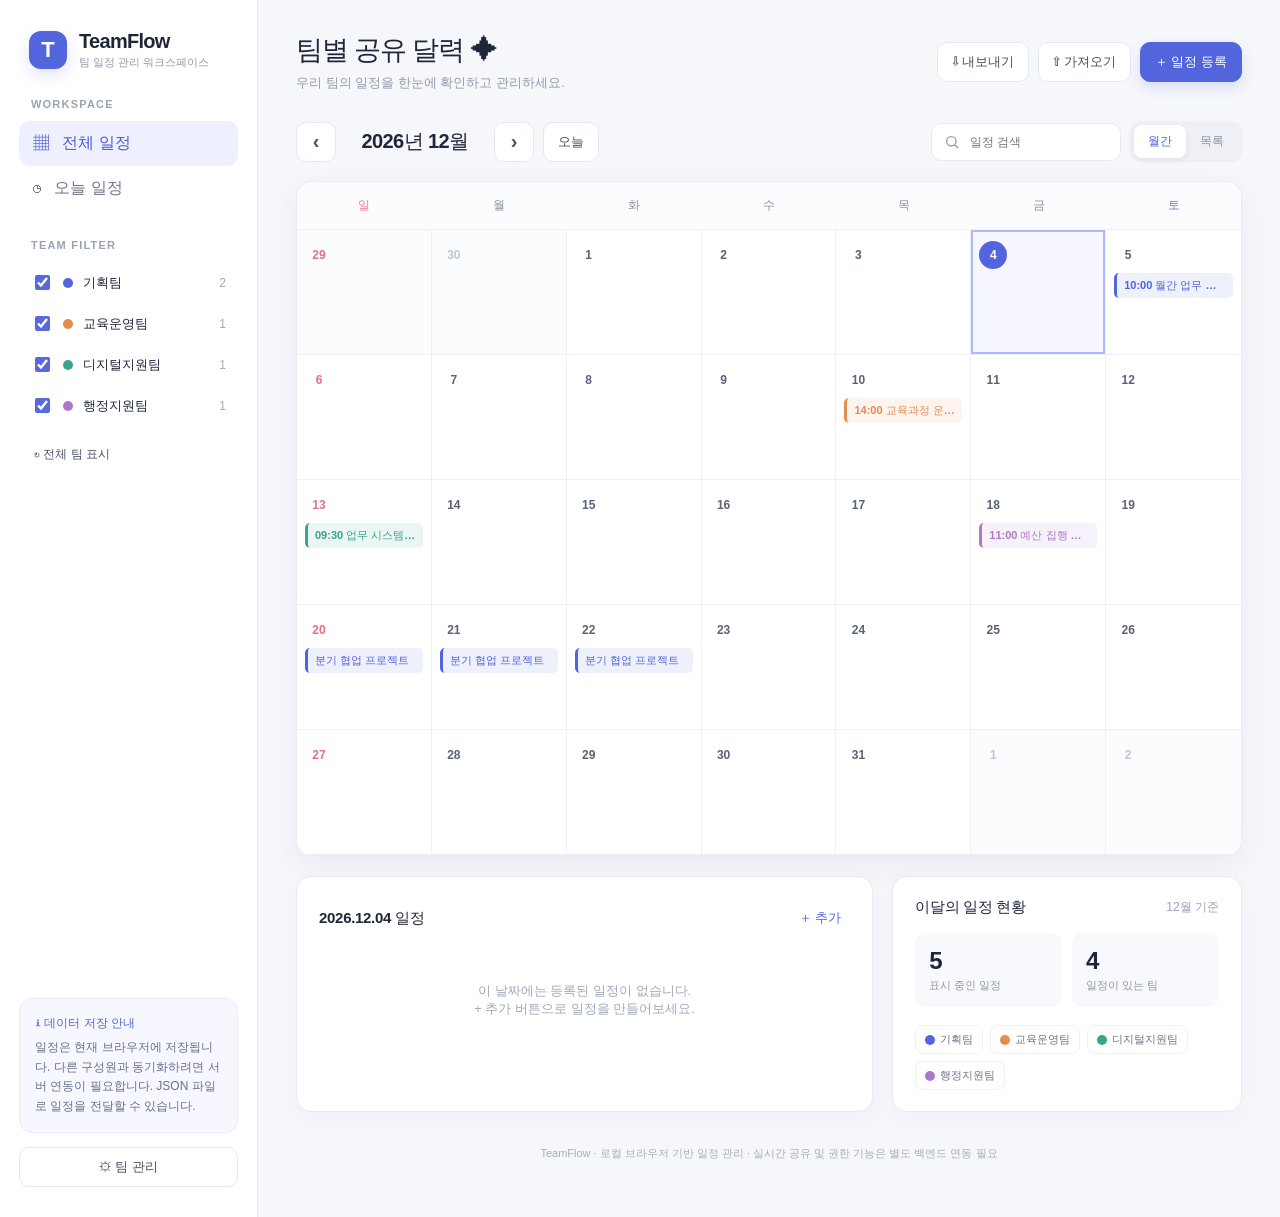
<file: 2.html>
<!DOCTYPE html>
<html lang="ko">
<head>
<meta charset="UTF-8"><meta name="viewport" content="width=device-width, initial-scale=1"><meta name="theme-color" content="#f7f8fc">
<title>팀별 공유 달력 | TeamFlow</title>
<style>
:root{font-family: "Pretendard", "Noto Sans KR", -apple-system,BlinkMacSystemFont,"Segoe UI",sans-serif;color:#20263a;background:#f6f7fb;font-synthesis:none}*{box-sizing:border-box}body{margin:0}button,input,select,textarea{font:inherit}button{cursor:pointer}button:focus-visible,input:focus-visible,select:focus-visible,textarea:focus-visible{outline:3px solid #b6c6ff;outline-offset:2px}button:disabled{opacity:.5;cursor:not-allowed}.app{max-width:1550px;margin:auto;min-height:100vh;display:grid;grid-template-columns:258px minmax(0,1fr)}.sidebar{background:#fff;border-right:1px solid #e9ecf3;padding:30px 19px;display:flex;flex-direction:column;gap:28px}.brand{display:flex;gap:12px;align-items:center;padding:0 10px}.logo{height:38px;width:38px;background:#5265dc;border-radius:12px;display:grid;place-items:center;color:white;font-weight:900;font-size:22px;box-shadow:0 7px 16px #5265dc29}.brand strong{font-size:20px;letter-spacing:-.7px}.brand small{display:block;color:#9098aa;font-size:11px;margin-top:2px}.side-caption{font-size:11px;font-weight:800;letter-spacing:1.2px;color:#9ba3b3;padding:0 12px;margin-bottom:11px}.nav-btn{display:flex;gap:11px;align-items:center;width:100%;border:none;background:transparent;padding:12px 14px;border-radius:11px;text-align:left;color:#6e778d;font-weight:700}.nav-btn.active{color:#4a5bd2;background:#eef0ff}.nav-btn svg{width:19px;height:19px}.team-item{display:flex;align-items:center;gap:10px;width:100%;padding:10px 12px;border-radius:10px;cursor:pointer;transition:background .15s}.team-item:hover{background:#f7f8fc}.team-item input{accent-color:#5969dd;width:15px;height:15px}.dot{height:10px;width:10px;flex:none;border-radius:50%}.team-name{flex:1;font-size:13px;font-weight:650}.team-count{color:#a1a9ba;font-size:12px}.side-bottom{margin-top:auto}.side-note{background:#f7f8ff;border:1px solid #e8ebff;border-radius:13px;padding:15px;font-size:12px;line-height:1.65;color:#65708a}.side-note strong{display:block;color:#5365cb;margin-bottom:4px}.main{padding:32px 38px 45px;min-width:0}.topbar{display:flex;justify-content:space-between;align-items:center;gap:15px;margin-bottom:29px}.heading h1{font-size:27px;letter-spacing:-1.1px;margin:0 0 6px}.heading p{font-size:13px;color:#929aab;margin:0}.top-actions,.toolbar,.cal-switch,.nav-month,.tool-left{display:flex;gap:9px;align-items:center;flex-wrap:wrap}.btn{display:inline-flex;align-items:center;justify-content:center;gap:7px;padding:10px 14px;border:1px solid #e5e8f1;background:#fff;color:#475068;border-radius:10px;font-weight:700;font-size:13px;min-height:40px;white-space:nowrap}.btn:hover{background:#f6f7fd}.btn.primary{background:#5265dd;color:#fff;border-color:#5265dd;box-shadow:0 6px 14px #5265dd2c}.btn.primary:hover{background:#4153cd}.btn.danger{color:#e15466;border-color:#f6dadd}.btn.ghost{border-color:transparent;background:transparent}.btn.icon{width:40px;padding:0;font-size:20px}.toolbar{justify-content:space-between;margin-bottom:19px;gap:14px}.month-title{min-width:140px;font-size:20px;font-weight:850;letter-spacing:-.6px;text-align:center}.segmented{padding:4px;background:#eef0f6;display:flex;border-radius:11px}.segmented button{border:0;background:transparent;padding:8px 14px;border-radius:8px;color:#8992a5;font-weight:800;font-size:12px}.segmented button.selected{background:#fff;color:#5265d8;box-shadow:0 2px 6px #25315111}.search-wrap{position:relative;display:flex;align-items:center}.search-wrap svg{position:absolute;left:13px;color:#929bad}.search{width:190px;padding:11px 13px 11px 38px;border:1px solid #e7eaf1;border-radius:10px;background:#fff;color:#20263a;font-size:12px;outline:none}.search:focus{border-color:#7183eb}.calendar-shell{background:#fff;border:1px solid #e8ebf2;border-radius:16px;overflow:hidden;box-shadow:0 10px 30px #283c6810}.weekdays,.calendar-grid{display:grid;grid-template-columns:repeat(7,minmax(0,1fr))}.weekdays{border-bottom:1px solid #edf0f5;background:#fcfcfe}.weekday{text-align:center;padding:15px 3px;font-size:12px;font-weight:800;color:#8791a5}.weekday:first-child{color:#e87884}.weekday:last-child{color:#6580db}.day{background:#fff;min-height:125px;position:relative;padding:11px 8px 8px;border-bottom:1px solid #edf0f5;border-right:1px solid #edf0f5;min-width:0;cursor:pointer;transition:background .12s}.day:nth-child(7n){border-right:0}.day:hover{background:#f8f9ff}.day.outside{background:#fbfcfe}.day.outside .date-number{color:#c1c7d2}.day.selected{background:#f6f7ff;box-shadow:inset 0 0 0 2px #aeb8fa}.day.today .date-number{background:#5365dd;color:white}.date-number{display:inline-grid;place-items:center;width:28px;height:28px;border-radius:50%;font-weight:700;font-size:12px;color:#596277}.day:nth-child(7n+1) .date-number{color:#df7380}.day.today .date-number{color:#fff}.event-chip{padding:5px 7px;border-radius:5px;font-size:11px;font-weight:750;overflow:hidden;text-overflow:ellipsis;white-space:nowrap;margin-top:4px;display:block;text-align:left;width:100%;border:0}.event-chip:hover{filter:brightness(.97)}.more{display:block;font-size:10px;margin-top:5px;color:#8b94a9;font-weight:700}.bottom-layout{display:grid;grid-template-columns:minmax(0,1.65fr) minmax(270px,1fr);gap:19px;margin-top:20px}.panel{border:1px solid #e8ebf2;background:#fff;border-radius:15px;padding:21px 22px;min-width:0;box-shadow:0 8px 24px #2d3b5b08}.panel-title{display:flex;align-items:center;justify-content:space-between;gap:10px;margin-bottom:16px}.panel h2{font-size:15px;letter-spacing:-.3px;margin:0}.muted{font-size:12px;color:#9aa3b3}.agenda{display:flex;flex-direction:column;gap:10px;max-height:285px;overflow:auto}.agenda-item{border:1px solid #edf0f6;border-radius:10px;display:flex;align-items:center;gap:12px;padding:11px 12px;cursor:pointer;text-align:left;background:white;width:100%;color:inherit}.agenda-item:hover{background:#f9faff}.event-bar{height:35px;width:4px;border-radius:6px;flex:none}.agenda-content{flex:1;min-width:0}.agenda-title{font-size:13px;font-weight:800;white-space:nowrap;overflow:hidden;text-overflow:ellipsis}.agenda-meta{font-size:11px;color:#9ba3b2;margin-top:4px}.tag{border-radius:7px;padding:5px 8px;font-size:10px;font-weight:800;white-space:nowrap}.stats{display:grid;grid-template-columns:repeat(2,1fr);gap:10px;margin:12px 0 18px}.stat{background:#f8f9fc;border-radius:11px;padding:14px}.stat b{display:block;font-size:24px;letter-spacing:-1px}.stat span{font-size:11px;color:#8d96a8}.legend{display:flex;gap:7px;flex-wrap:wrap}.legend-item{display:flex;gap:5px;align-items:center;border:1px solid #edf0f6;padding:6px 9px;border-radius:8px;color:#6c7589;font-weight:700;font-size:11px}.empty{padding:28px 12px;text-align:center;color:#a0a9ba;font-size:13px}.list-only{display:none}.list-only.active{display:block}.month-mode.hidden{display:none}.list-head{display:flex;justify-content:space-between;align-items:center;padding:16px 20px;background:#fafbfe;border-bottom:1px solid #edf0f5;font-size:12px;color:#8992a4}.full-agenda{padding:16px;display:flex;flex-direction:column;gap:8px}.list-date{font-weight:800;font-size:12px;color:#5365d7;margin:12px 0 4px}.mobile-team{display:none}.mobile-team select{width:100%;border:1px solid #e1e5ef;padding:10px;border-radius:10px;background:white}.toast{position:fixed;bottom:22px;left:50%;transform:translateX(-50%);background:#252d48;color:white;padding:12px 20px;border-radius:10px;z-index:100;font-size:13px;box-shadow:0 10px 28px #212f4f30;max-width:90vw}.modal-backdrop{position:fixed;inset:0;background:#1f294b88;display:grid;place-items:center;z-index:20;padding:16px}.modal{width:min(100%,500px);max-height:95vh;overflow:auto;background:#fff;border-radius:19px;box-shadow:0 24px 90px #141a304a}.modal-header{padding:22px 24px 15px;display:flex;align-items:center;justify-content:space-between}.modal-header h2{font-size:19px;margin:0}.close{font-size:24px;background:transparent;border:0;color:#9099aa;line-height:1}.form-content{padding:0 24px 23px}.form-grid{display:grid;grid-template-columns:1fr 1fr;gap:13px}.field{margin-top:14px}.field label{display:block;font-size:12px;font-weight:800;margin-bottom:7px;color:#5c6578}.field input,.field select,.field textarea{width:100%;border:1px solid #e2e6f0;border-radius:9px;padding:11px 12px;background:#fff;color:#27314b;font-size:13px;min-width:0}.field textarea{min-height:85px;resize:vertical}.form-actions{display:flex;justify-content:space-between;align-items:center;gap:9px;margin-top:22px}.form-actions-right{display:flex;gap:8px;margin-left:auto}.hint{font-size:11px;color:#a1a9b8;margin-top:8px}.help-text{color:#7c879a;line-height:1.65;font-size:13px}.hidden{display:none!important}.footnote{text-align:center;color:#a4adbc;font-size:11px;padding-top:23px}@media(max-width:1100px){.app{grid-template-columns:210px minmax(0,1fr)}.main{padding:27px 22px}.sidebar{padding:25px 13px}.day{min-height:113px}.event-chip{font-size:10px;padding:4px 5px}}@media(max-width:800px){.app{display:block}.sidebar{display:none}.main{padding:20px 13px}.topbar{align-items:flex-start;margin-bottom:22px}.heading h1{font-size:24px}.heading p{font-size:12px}.topbar{flex-wrap:wrap}.top-actions{gap:6px}.mobile-team{display:block;margin-bottom:16px}.toolbar{align-items:flex-start}.search{width:145px}.bottom-layout{grid-template-columns:1fr}.day{min-height:94px;padding:7px 3px}.date-number{height:25px;width:25px;font-size:11px}.event-chip{font-size:9px;padding:4px 3px;margin-top:3px}.weekdays .weekday{padding:12px 2px}.panel{padding:18px}.month-title{font-size:18px;min-width:116px}}@media(max-width:480px){.topbar{gap:6px}.heading h1{font-size:22px}.heading p{max-width:190px;line-height:1.5}.btn{padding:9px 11px;font-size:12px}.toolbar{gap:10px}.tool-left{width:100%;justify-content:space-between}.tool-right{width:100%;display:flex;justify-content:space-between}.search{width:160px}.day{min-height:80px}.date-number{height:23px;width:23px}.event-chip{font-size:9px;line-height:1.2;white-space:nowrap}.more{font-size:9px}.form-grid{grid-template-columns:1fr 1fr;gap:8px}.modal-header{padding:18px 17px 12px}.form-content{padding:0 17px 18px}}
</style>
</head>
<body>
<div class="app">
<aside class="sidebar">
 <div class="brand"><div class="logo">T</div><div><strong>TeamFlow</strong><small>팀 일정 관리 워크스페이스</small></div></div>
 <div><div class="side-caption">WORKSPACE</div><button class="nav-btn active" id="navCalendar">▦ &nbsp; 전체 일정</button><button class="nav-btn" id="navToday">◷ &nbsp; 오늘 일정</button></div>
 <div><div class="side-caption">TEAM FILTER</div><div id="teamFilters"></div><button class="btn ghost" id="selectAll" style="width:100%;justify-content:flex-start;font-size:12px;margin-top:8px">↻ 전체 팀 표시</button></div>
 <div class="side-bottom"><div class="side-note"><strong>ℹ 데이터 저장 안내</strong>일정은 현재 브라우저에 저장됩니다. 다른 구성원과 동기화하려면 서버 연동이 필요합니다. JSON 파일로 일정을 전달할 수 있습니다.</div><button class="btn" id="manageTeams" style="width:100%;margin-top:14px">⚙ 팀 관리</button></div>
</aside>
<main class="main">
 <header class="topbar"><div class="heading"><h1>팀별 공유 달력 <span aria-hidden="true">✦</span></h1><p>우리 팀의 일정을 한눈에 확인하고 관리하세요.</p></div><div class="top-actions"><button class="btn secondary-action" id="exportBtn">⇩ 내보내기</button><button class="btn secondary-action" id="importBtn">⇧ 가져오기</button><button class="btn primary" id="addBtn">＋ 일정 등록</button></div></header>
 <div class="mobile-team"><select id="mobileTeam"><option value="all">전체 팀 보기</option></select></div>
 <div class="toolbar"><div class="tool-left"><div class="nav-month"><button class="btn icon" id="prevMonth" aria-label="이전 달">‹</button><span class="month-title" id="monthLabel"></span><button class="btn icon" id="nextMonth" aria-label="다음 달">›</button></div><button class="btn" id="todayBtn">오늘</button></div><div class="top-actions tool-right"><div class="search-wrap"><svg width="16" height="16" fill="none" stroke="currentColor" stroke-width="2" viewBox="0 0 24 24"><circle cx="11" cy="11" r="7"/><path d="m16 16 5 5"/></svg><input class="search" id="search" placeholder="일정 검색" aria-label="일정 검색"></div><div class="segmented" role="group" aria-label="보기 방식"><button id="monthView" class="selected">월간</button><button id="listView">목록</button></div></div></div>
 <section class="calendar-shell month-mode" id="calendarSection"><div class="weekdays"><div class="weekday">일</div><div class="weekday">월</div><div class="weekday">화</div><div class="weekday">수</div><div class="weekday">목</div><div class="weekday">금</div><div class="weekday">토</div></div><div class="calendar-grid" id="calendarGrid"></div></section>
 <section class="calendar-shell list-only" id="listSection"><div class="list-head"><strong id="listHeading">일정 목록</strong><span id="listCount"></span></div><div class="full-agenda" id="fullAgenda"></div></section>
 <section class="bottom-layout"><div class="panel"><div class="panel-title"><h2 id="agendaHeading">선택한 날짜의 일정</h2><button class="btn ghost" id="addSelected" style="padding:5px 8px;color:#5265dd">＋ 추가</button></div><div class="agenda" id="dayAgenda"></div></div><div class="panel"><div class="panel-title"><h2>이달의 일정 현황</h2><span class="muted" id="monthStatsLabel"></span></div><div class="stats"><div class="stat"><b id="eventCount">0</b><span>표시 중인 일정</span></div><div class="stat"><b id="activeTeamCount">0</b><span>일정이 있는 팀</span></div></div><div class="legend" id="legend"></div></div></section>
 <p class="footnote">TeamFlow · 로컬 브라우저 기반 일정 관리 · 실시간 공유 및 권한 기능은 별도 백엔드 연동 필요</p>
</main></div>
<input type="file" id="fileInput" accept="application/json,.json" hidden>
<div id="modalRoot"></div><div id="toast" class="toast hidden" role="status" aria-live="polite"></div>
<script>
(()=>{'use strict';
const KEY='teamflow-calendar-v1';const colors=['#5265dd','#e78b55','#39a58e','#ae78ca','#df6d91','#5b9bcb','#9b9e51','#9b7d6c'];
const $=id=>document.getElementById(id);const pad=n=>String(n).padStart(2,'0');const fmt=d=>`${d.getFullYear()}-${pad(d.getMonth()+1)}-${pad(d.getDate())}`;const parseDate=s=>new Date(s+'T12:00:00');const safe=s=>String(s??'').replace(/[&<>"']/g,c=>({'&':'&amp;','<':'&lt;','>':'&gt;','"':'&quot;',"'":'&#39;'}[c]));const id=()=>globalThis.crypto?.randomUUID?.()||String(Date.now())+'-'+Math.random().toString(36).slice(2);
const seedTeams=[{id:'planning',name:'기획팀',color:colors[0]},{id:'education',name:'교육운영팀',color:colors[1]},{id:'tech',name:'디지털지원팀',color:colors[2]},{id:'admin',name:'행정지원팀',color:colors[3]}];
function initial(){const t=new Date();const y=t.getFullYear(),m=t.getMonth();const date=d=>fmt(new Date(y,m,d,12));return {teams:seedTeams,events:[{id:id(),title:'월간 업무 공유회의',teamId:'planning',start:date(5),end:date(5),time:'10:00',desc:'팀별 진행 상황 및 주요 일정 공유'},{id:id(),title:'교육과정 운영 점검',teamId:'education',start:date(10),end:date(10),time:'14:00',desc:''},{id:id(),title:'업무 시스템 정기 점검',teamId:'tech',start:date(13),end:date(13),time:'09:30',desc:''},{id:id(),title:'예산 집행 현황 검토',teamId:'admin',start:date(18),end:date(18),time:'11:00',desc:''},{id:id(),title:'분기 협업 프로젝트',teamId:'planning',start:date(20),end:date(22),time:'',desc:'시범 일정입니다. 자유롭게 수정하거나 삭제할 수 있습니다.'}]};}
function validateData(d){if(!d||!Array.isArray(d.teams)||!Array.isArray(d.events))throw Error('올바른 TeamFlow 파일이 아닙니다.');if(d.teams.length>100||d.events.length>10000)throw Error('파일의 데이터 수가 너무 많습니다.');const ts=d.teams.map(t=>({id:String(t.id).slice(0,100),name:String(t.name).slice(0,60),color:/^#[0-9a-fA-F]{6}$/.test(t.color)?t.color:colors[0]})).filter(t=>t.id&&t.name);const ids=new Set(ts.map(t=>t.id));const dateOK=s=>/^\d{4}-\d{2}-\d{2}$/.test(s)&&!Number.isNaN(parseDate(s).getTime())&&fmt(parseDate(s))===s;const es=d.events.map(e=>({id:String(e.id||id()).slice(0,100),title:String(e.title||'').slice(0,150),teamId:String(e.teamId||''),start:String(e.start||''),end:String(e.end||''),time:/^([01]\d|2[0-3]):[0-5]\d$/.test(e.time)?e.time:'',desc:String(e.desc||'').slice(0,2000)})).filter(e=>e.title&&ids.has(e.teamId)&&dateOK(e.start)&&dateOK(e.end)&&e.start<=e.end);return {teams:ts,events:es};}
let data;try{const raw=localStorage.getItem(KEY);data=raw?validateData(JSON.parse(raw)):initial()}catch{data=initial()}let month=new Date();month=new Date(month.getFullYear(),month.getMonth(),1);let selected=fmt(new Date());let selectedTeams=new Set(data.teams.map(t=>t.id));let search='';let view='month';let toastTimer;
function persist(){try{localStorage.setItem(KEY,JSON.stringify(data))}catch{notify('브라우저 저장 공간을 확인해주세요.')}}function notify(msg){const el=$('toast');el.textContent=msg;el.classList.remove('hidden');clearTimeout(toastTimer);toastTimer=setTimeout(()=>el.classList.add('hidden'),3200)}function team(id){return data.teams.find(t=>t.id===id)}function visible(e){return selectedTeams.has(e.teamId)&&(!search||(e.title+' '+e.desc+' '+(team(e.teamId)?.name||'')).toLocaleLowerCase().includes(search))}function onDay(e,day){return e.start<=day&&e.end>=day}function dayEvents(day){return data.events.filter(e=>visible(e)&&onDay(e,day)).sort((a,b)=>(a.time||'99:99').localeCompare(b.time||'99:99')||a.title.localeCompare(b.title))}function monthEvents(){const start=fmt(new Date(month.getFullYear(),month.getMonth(),1)),end=fmt(new Date(month.getFullYear(),month.getMonth()+1,0));return data.events.filter(e=>visible(e)&&e.start<=end&&e.end>=start)}function teamTag(t){if(!t)return '';return `<span class="tag" style="color:${t.color};background:${t.color}18">${safe(t.name)}</span>`}function renderFilters(){const counts=Object.fromEntries(data.teams.map(t=>[t.id,monthEventsAll(t.id)]));$('teamFilters').innerHTML=data.teams.map(t=>`<label class="team-item"><input type="checkbox" data-team="${safe(t.id)}" ${selectedTeams.has(t.id)?'checked':''}><span class="dot" style="background:${t.color}"></span><span class="team-name">${safe(t.name)}</span><span class="team-count">${counts[t.id]}</span></label>`).join('');const s=$('mobileTeam'),current=s.value;s.innerHTML='<option value="all">전체 팀 보기</option>'+data.teams.map(t=>`<option value="${safe(t.id)}">${safe(t.name)}</option>`).join('');s.value=selectedTeams.size===data.teams.length?'all':selectedTeams.size===1?[...selectedTeams][0]:'all';$('legend').innerHTML=data.teams.filter(t=>selectedTeams.has(t.id)).map(t=>`<span class="legend-item"><span class="dot" style="background:${t.color}"></span>${safe(t.name)}</span>`).join('')||'<span class="muted">선택한 팀 없음</span>'}function monthEventsAll(tid){const start=fmt(new Date(month.getFullYear(),month.getMonth(),1)),end=fmt(new Date(month.getFullYear(),month.getMonth()+1,0));return data.events.filter(e=>e.teamId===tid&&e.start<=end&&e.end>=start).length}
function renderCalendar(){const first=new Date(month.getFullYear(),month.getMonth(),1),start=new Date(first);start.setDate(start.getDate()-start.getDay());const rows=Math.ceil((first.getDay()+new Date(month.getFullYear(),month.getMonth()+1,0).getDate())/7);let html='';for(let i=0;i<rows*7;i++){const d=new Date(start);d.setDate(start.getDate()+i);const day=fmt(d),events=dayEvents(day),outside=d.getMonth()!==month.getMonth(),today=day===fmt(new Date());html+=`<div class="day ${outside?'outside':''} ${today?'today':''} ${day===selected?'selected':''}" data-day="${day}" tabindex="0" role="button" aria-label="${day}, 일정 ${events.length}개"><span class="date-number">${d.getDate()}</span>${events.slice(0,3).map(e=>{const t=team(e.teamId);return `<button class="event-chip" data-event="${safe(e.id)}" title="${safe(e.title)}" style="background:${t?.color||'#999'}19;color:${t?.color||'#666'};border-left:3px solid ${t?.color||'#999'}">${e.time?safe(e.time)+' ':''}${safe(e.title)}</button>`}).join('')}${events.length>3?`<span class="more">+ ${events.length-3}개 더보기</span>`:''}</div>`} $('calendarGrid').innerHTML=html}
function agendaItem(e,showDate=false){const t=team(e.teamId);return `<button class="agenda-item" data-event="${safe(e.id)}"><span class="event-bar" style="background:${t?.color||'#999'}"></span><span class="agenda-content"><div class="agenda-title">${safe(e.title)}</div><div class="agenda-meta">${showDate?safe(e.start)+(e.start!==e.end?' ~ '+safe(e.end):'')+' · ':''}${e.time?safe(e.time)+' · ':''}${safe(t?.name||'삭제된 팀')}</div></span>${teamTag(t)}</button>`}
function renderAgenda(){const es=dayEvents(selected);$('agendaHeading').textContent=`${selected.replace(/-/g,'.')} 일정`;$('dayAgenda').innerHTML=es.length?es.map(e=>agendaItem(e)).join(''):'<div class="empty">이 날짜에는 등록된 일정이 없습니다.<br>+ 추가 버튼으로 일정을 만들어보세요.</div>'}
function renderList(){const es=monthEvents().sort((a,b)=>a.start.localeCompare(b.start)||(a.time||'99:99').localeCompare(b.time));$('listHeading').textContent=`${month.getFullYear()}년 ${month.getMonth()+1}월 일정`;$('listCount').textContent=`총 ${es.length}개`;let prior='';$('fullAgenda').innerHTML=es.length?es.map(e=>{const hd=prior===e.start?'':`<div class="list-date">${safe(e.start)} (${['일','월','화','수','목','금','토'][parseDate(e.start).getDay()]})</div>`;prior=e.start;return hd+agendaItem(e,true)}).join(''):'<div class="empty">조건에 맞는 일정이 없습니다.</div>'}
function renderStats(){const es=monthEvents();$('monthStatsLabel').textContent=`${month.getMonth()+1}월 기준`;$('eventCount').textContent=es.length;$('activeTeamCount').textContent=new Set(es.map(e=>e.teamId)).size}function render(){ $('monthLabel').textContent=`${month.getFullYear()}년 ${month.getMonth()+1}월`;renderFilters();renderCalendar();renderAgenda();renderList();renderStats();$('calendarSection').classList.toggle('hidden',view!=='month');$('listSection').classList.toggle('active',view==='list');$('monthView').classList.toggle('selected',view==='month');$('listView').classList.toggle('selected',view==='list')}
function closeModal(){$('modalRoot').innerHTML=''}function modal(inner){$('modalRoot').innerHTML=`<div class="modal-backdrop" id="backdrop"><div class="modal" role="dialog" aria-modal="true" aria-labelledby="modalTitle">${inner}</div></div>`;const back=$('backdrop');back.addEventListener('click',e=>{if(e.target===back)closeModal()});$('modalClose').addEventListener('click',closeModal);$('modalRoot').querySelector('input,select,textarea,button')?.focus()}
function openEvent(eid=null,day=selected){const e=eid?data.events.find(x=>x.id===eid):null;if(eid&&!e){notify('일정을 찾을 수 없습니다.');return}if(!data.teams.length){notify('먼저 팀을 생성해주세요.');openTeams();return}const base=e||{title:'',teamId:[...selectedTeams][0]||data.teams[0].id,start:day,end:day,time:'',desc:''};modal(`<div class="modal-header"><h2 id="modalTitle">${e?'일정 수정':'새 일정 등록'}</h2><button class="close" id="modalClose" aria-label="닫기">×</button></div><form class="form-content" id="eventForm"><div class="field"><label for="eventTitle">일정 제목 *</label><input id="eventTitle" maxlength="150" required placeholder="예: 주간 업무회의" value="${safe(base.title)}"></div><div class="field"><label for="eventTeam">담당 팀 *</label><select id="eventTeam">${data.teams.map(t=>`<option value="${safe(t.id)}" ${t.id===base.teamId?'selected':''}>${safe(t.name)}</option>`).join('')}</select></div><div class="form-grid"><div class="field"><label for="eventStart">시작일 *</label><input id="eventStart" type="date" required value="${safe(base.start)}"></div><div class="field"><label for="eventEnd">종료일 *</label><input id="eventEnd" type="date" required value="${safe(base.end)}"></div></div><div class="field"><label for="eventTime">시작 시간 (선택)</label><input id="eventTime" type="time" value="${safe(base.time)}"></div><div class="field"><label for="eventDesc">메모</label><textarea id="eventDesc" maxlength="2000" placeholder="장소, 준비 사항 등을 입력하세요">${safe(base.desc)}</textarea></div><div class="form-actions">${e?'<button type="button" class="btn danger" id="deleteEvent">삭제</button>':''}<div class="form-actions-right"><button type="button" class="btn" id="cancelEvent">취소</button><button type="submit" class="btn primary">${e?'변경 저장':'일정 등록'}</button></div></div></form>`);$('cancelEvent').onclick=closeModal;if(e)$('deleteEvent').onclick=()=>{if(confirm('이 일정을 삭제하시겠습니까?')){data.events=data.events.filter(x=>x.id!==e.id);persist();closeModal();render();notify('일정을 삭제했습니다.')}};$('eventForm').onsubmit=ev=>{ev.preventDefault();const title=$('eventTitle').value.trim(),start=$('eventStart').value,end=$('eventEnd').value;if(!title)return notify('일정 제목을 입력하세요.');if(start>end)return notify('종료일은 시작일보다 빠를 수 없습니다.');const obj={id:e?.id||id(),title,teamId:$('eventTeam').value,start,end,time:$('eventTime').value,desc:$('eventDesc').value.trim()};if(e)Object.assign(e,obj);else data.events.push(obj);selected=start;month=new Date(parseDate(start).getFullYear(),parseDate(start).getMonth(),1);persist();closeModal();render();notify(e?'일정이 수정되었습니다.':'새 일정이 등록되었습니다.')}}
function openTeams(){modal(`<div class="modal-header"><h2 id="modalTitle">팀 관리</h2><button class="close" id="modalClose">×</button></div><div class="form-content"><p class="help-text">팀 이름을 변경하거나 새 팀을 추가할 수 있습니다. 팀 삭제 시 해당 팀의 일정도 함께 삭제됩니다.</p><div id="teamEditor"></div><form id="addTeamForm" style="display:flex;gap:8px;margin-top:16px"><input id="newTeamName" placeholder="새 팀 이름" maxlength="60" required style="min-width:0;flex:1;padding:10px;border:1px solid #e2e6f0;border-radius:9px"><button class="btn primary" type="submit">＋ 팀 추가</button></form></div>`);function draw(){const el=$('teamEditor');el.innerHTML=data.teams.map(t=>`<div style="display:flex;gap:8px;align-items:center;padding:9px 0;border-bottom:1px solid #eff1f6"><input type="color" data-color="${safe(t.id)}" value="${t.color}" aria-label="${safe(t.name)} 색상" style="width:32px;height:34px;border:0;background:transparent;padding:0"><input data-name="${safe(t.id)}" value="${safe(t.name)}" maxlength="60" aria-label="팀 이름" style="min-width:0;flex:1;padding:9px;border:1px solid #e2e6f0;border-radius:8px"><button class="btn danger" data-remove="${safe(t.id)}" style="padding:7px">삭제</button></div>`).join('');el.querySelectorAll('[data-name]').forEach(input=>input.addEventListener('change',()=>{const t=team(input.dataset.name);const v=input.value.trim();if(!v){input.value=t.name;return}t.name=v;persist();render();notify('팀 이름이 변경되었습니다.')}));el.querySelectorAll('[data-color]').forEach(input=>input.addEventListener('change',()=>{team(input.dataset.color).color=input.value;persist();render()}));el.querySelectorAll('[data-remove]').forEach(btn=>btn.addEventListener('click',()=>{const t=team(btn.dataset.remove);const n=data.events.filter(e=>e.teamId===t.id).length;if(!confirm(`'${t.name}' 팀을 삭제하시겠습니까? 해당 팀 일정 ${n}개도 삭제됩니다.`))return;data.teams=data.teams.filter(x=>x.id!==t.id);data.events=data.events.filter(x=>x.teamId!==t.id);selectedTeams.delete(t.id);persist();draw();render();notify('팀을 삭제했습니다.')}))}draw();$('addTeamForm').onsubmit=e=>{e.preventDefault();const name=$('newTeamName').value.trim();if(!name)return;if(data.teams.length>=100)return notify('팀은 최대 100개까지 만들 수 있습니다.');const t={id:id(),name,color:colors[data.teams.length%colors.length]};data.teams.push(t);selectedTeams.add(t.id);$('newTeamName').value='';persist();draw();render();notify('새 팀을 추가했습니다.')}}
$('prevMonth').onclick=()=>{month=new Date(month.getFullYear(),month.getMonth()-1,1);render()};$('nextMonth').onclick=()=>{month=new Date(month.getFullYear(),month.getMonth()+1,1);render()};function jumpToday(){const n=new Date();month=new Date(n.getFullYear(),n.getMonth(),1);selected=fmt(n);render()}$('todayBtn').onclick=jumpToday;$('navToday').onclick=jumpToday;$('navCalendar').onclick=()=>{view='month';render()};$('addBtn').onclick=()=>openEvent();$('addSelected').onclick=()=>openEvent();$('monthView').onclick=()=>{view='month';render()};$('listView').onclick=()=>{view='list';render()};$('search').oninput=e=>{search=e.target.value.trim().toLocaleLowerCase();render()};$('teamFilters').onchange=e=>{if(!e.target.matches('[data-team]'))return;const t=e.target.dataset.team;if(e.target.checked)selectedTeams.add(t);else selectedTeams.delete(t);render()};$('selectAll').onclick=()=>{selectedTeams=new Set(data.teams.map(t=>t.id));render()};$('mobileTeam').onchange=e=>{selectedTeams=e.target.value==='all'?new Set(data.teams.map(t=>t.id)):new Set([e.target.value]);render()};$('manageTeams').onclick=openTeams;
$('calendarGrid').onclick=e=>{const ev=e.target.closest('[data-event]');if(ev){openEvent(ev.dataset.event);return}const cell=e.target.closest('[data-day]');if(cell){selected=cell.dataset.day;const d=parseDate(selected);if(d.getMonth()!==month.getMonth()||d.getFullYear()!==month.getFullYear())month=new Date(d.getFullYear(),d.getMonth(),1);render()}};$('calendarGrid').onkeydown=e=>{if((e.key==='Enter'||e.key===' ')&&e.target.matches('[data-day]')){e.preventDefault();e.target.click()}};$('dayAgenda').onclick=e=>{const b=e.target.closest('[data-event]');if(b)openEvent(b.dataset.event)};$('fullAgenda').onclick=e=>{const b=e.target.closest('[data-event]');if(b)openEvent(b.dataset.event)};document.addEventListener('keydown',e=>{if(e.key==='Escape')closeModal()});
$('exportBtn').onclick=()=>{const blob=new Blob([JSON.stringify({format:'teamflow',version:1,exportedAt:new Date().toISOString(),teams:data.teams,events:data.events},null,2)],{type:'application/json'});const url=URL.createObjectURL(blob),a=document.createElement('a');a.href=url;a.download=`teamflow_${fmt(new Date())}.json`;document.body.append(a);a.click();a.remove();setTimeout(()=>URL.revokeObjectURL(url),1000);notify('일정 파일을 내려받았습니다.')};$('importBtn').onclick=()=>$('fileInput').click();$('fileInput').onchange=async e=>{const file=e.target.files?.[0];e.target.value='';if(!file)return;if(file.size>4*1024*1024)return notify('4MB 이하 파일만 가져올 수 있습니다.');try{const obj=JSON.parse(await file.text());if(obj.format!=='teamflow')throw Error('TeamFlow에서 내보낸 JSON 파일만 가져올 수 있습니다.');const next=validateData(obj);if(!confirm(`가져온 팀 ${next.teams.length}개, 일정 ${next.events.length}개로 현재 데이터를 교체하시겠습니까? 기존 일정은 사라집니다.`))return;data=next;selectedTeams=new Set(data.teams.map(t=>t.id));persist();render();notify('일정을 성공적으로 가져왔습니다.')}catch(err){notify('가져오기 실패: '+(err.message||'파일을 확인해주세요.'))}};
render();if(!localStorage.getItem(KEY))persist();
})();
</script>
</body>
</html>
</file>
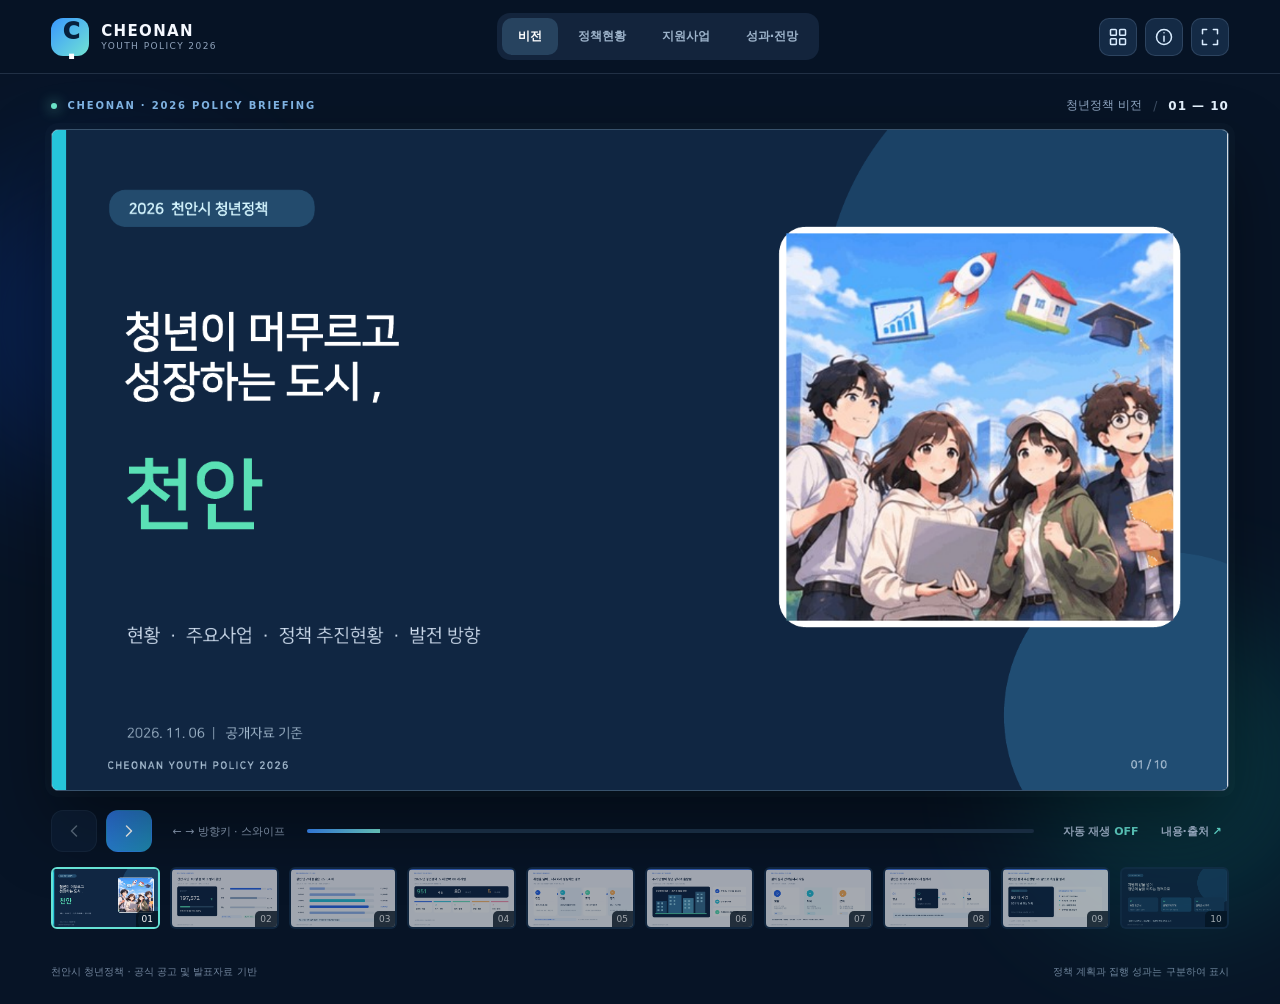
<file: 3.html>
<!doctype html>
<html lang="ko">
<head>
<meta charset="utf-8" />
<meta name="viewport" content="width=device-width,initial-scale=1,viewport-fit=cover" />
<meta name="theme-color" content="#07172d" />
<meta name="description" content="천안시 청년정책 2026 | 10장으로 살펴보는 정책 규모·주요 사업·향후 방향" />
<title>천안시 청년정책 2026 | 웹 프레젠테이션</title>
<link rel="stylesheet" href="styles.css" />
</head>
<body>
<div id="app">
<header class="topbar">
  <a class="brand" href="#slide=1" aria-label="첫 슬라이드로 이동"><span class="brand-mark">C<span>·</span></span><span class="brand-text"><b>CHEONAN</b><small>YOUTH POLICY 2026</small></span></a>
  <nav class="desktop-nav" aria-label="주제별 슬라이드 이동"><button class="nav-tab" data-jump="1">비전</button><button class="nav-tab" data-jump="2">정책현황</button><button class="nav-tab" data-jump="4">지원사업</button><button class="nav-tab" data-jump="9">성과·전망</button></nav>
  <div class="header-actions"><button class="icon-btn" id="overviewBtn" title="전체 슬라이드 보기" aria-label="목차 보기"><svg viewBox="0 0 24 24"><rect x="3" y="3" width="7" height="7" rx="1"/><rect x="14" y="3" width="7" height="7" rx="1"/><rect x="3" y="14" width="7" height="7" rx="1"/><rect x="14" y="14" width="7" height="7" rx="1"/></svg></button><button class="icon-btn" id="detailBtn" title="발표 내용 및 공식 출처" aria-label="세부 내용 보기"><svg viewBox="0 0 24 24"><circle cx="12" cy="12" r="9"/><path d="M12 11v6M12 7h.01"/></svg></button><button class="icon-btn" id="fullscreenBtn" title="전체 화면" aria-label="전체 화면 전환"><svg viewBox="0 0 24 24"><path d="M8 3H3v5M16 3h5v5M3 16v5h5M21 16v5h-5"/></svg></button></div>
</header>
<main class="main-shell">
 <div class="ambient ambient-one"></div><div class="ambient ambient-two"></div>
 <div class="presentation-head"><div class="eyebrow"><span class="live-dot"></span> CHEONAN · 2026 POLICY BRIEFING</div><div class="header-info"><span id="chapterLabel">정책 비전</span><span class="separator">/</span><strong id="slideCounter">01 — 10</strong></div></div>
 <section id="deckRegion" class="deck-region" aria-label="천안시 청년정책 프레젠테이션" tabindex="0">
   <div class="slide-shell" id="slideShell"><img id="slideImage" src="assets/slide-1.png" alt="" draggable="false" /><span class="image-shine" aria-hidden="true"></span></div>
 </section>
 <div class="deck-controls"><div class="control-group"><button class="ctrl prev" id="prevBtn" aria-label="이전 슬라이드"><svg viewBox="0 0 24 24"><path d="m15 18-6-6 6-6"/></svg></button><button class="ctrl next" id="nextBtn" aria-label="다음 슬라이드"><svg viewBox="0 0 24 24"><path d="m9 18 6-6-6-6"/></svg></button><span class="control-hint">← → 방향키 · 스와이프</span></div><div class="progress" aria-label="슬라이드 진행률"><div id="progressBar"></div></div><div class="right-tools"><button id="autoBtn" class="text-tool" aria-pressed="false">자동 재생 <span id="autoState">OFF</span></button><button class="text-tool" id="toggleNote">내용·출처 <span>↗</span></button></div></div>
 <div class="filmstrip" id="filmstrip" aria-label="슬라이드 미리보기"></div>
</main>
<footer class="footer"><span>천안시 청년정책 · 공식 공고 및 발표자료 기반</span><span>정책 계획과 집행 성과는 구분하여 표시</span></footer>
<div class="overlay" id="overview" hidden><div class="overlay-backdrop" data-close="overview"></div><div class="modal wide" role="dialog" aria-modal="true" aria-label="슬라이드 전체 목차"><div class="modal-head"><div><span class="eyebrow">PRESENTATION OVERVIEW</span><h2>전체 슬라이드</h2></div><button class="close-btn" data-close="overview" aria-label="닫기">×</button></div><div id="overviewGrid" class="overview-grid"></div></div></div>
<div class="overlay" id="details" hidden><div class="overlay-backdrop" data-close="details"></div><aside class="modal drawer" role="dialog" aria-modal="true" aria-label="슬라이드 내용 및 출처"><div class="modal-head"><div><span class="eyebrow">SLIDE CONTENT & SOURCES</span><h2 id="detailTitle">발표 내용</h2></div><button class="close-btn" data-close="details" aria-label="닫기">×</button></div><div id="detailsBody"></div></aside></div>
<div id="toast" class="toast" role="status" aria-live="polite"></div>
</div>
<script src="slides-data.js"></script><script src="app.js"></script>
</body>
</html>
</file>
<file: styles.css>
:root{color-scheme:dark;--bg:#071426;--panel:#0e2138;--line:rgba(185,216,247,.15);--muted:#91a4bd;--accent:#66e2d5;--blue:#55a4ff;--white:#f4f8ff;font-family:Pretendard,'Apple SD Gothic Neo','Malgun Gothic',system-ui,sans-serif}*{box-sizing:border-box}html{scroll-behavior:smooth}body{margin:0;background:var(--bg);color:var(--white);min-height:100dvh}button,a{-webkit-tap-highlight-color:transparent}button{font:inherit;cursor:pointer}button:focus-visible,a:focus-visible{outline:3px solid var(--accent);outline-offset:4px}button:disabled{opacity:.35;cursor:default}a{color:inherit;text-decoration:none}svg{width:20px;height:20px;fill:none;stroke:currentColor;stroke-width:1.8;stroke-linecap:round;stroke-linejoin:round}.topbar{height:74px;padding:0 clamp(20px,4vw,64px);display:flex;align-items:center;justify-content:space-between;border-bottom:1px solid var(--line);position:relative;z-index:6;background:rgba(7,20,38,.96)}.brand{display:flex;gap:12px;align-items:center}.brand-mark{height:38px;width:38px;border-radius:12px;background:linear-gradient(135deg,#3997ff,#71e3d3);display:grid;place-items:center;color:#07203d;font-weight:950;letter-spacing:-2px;font-size:23px}.brand-mark span{color:#fff}.brand-text{display:flex;flex-direction:column;gap:1px}.brand-text b{font-size:15px;letter-spacing:.09em}.brand-text small{font-size:9px;letter-spacing:.16em;color:var(--muted)}.desktop-nav{display:flex;gap:4px;padding:5px;border-radius:13px;background:#13243c}.nav-tab{border:0;background:transparent;color:#9db3ca;padding:10px 16px;font-size:12px;font-weight:700;border-radius:10px}.nav-tab:hover,.nav-tab.active{background:#27435f;color:white}.header-actions{display:flex;gap:8px}.icon-btn,.ctrl,.close-btn{border:1px solid var(--line);background:#142a45;color:#d9ecff;display:grid;place-items:center;transition:.2s}.icon-btn{height:38px;width:38px;border-radius:10px}.icon-btn:hover,.ctrl:hover:not(:disabled),.close-btn:hover{border-color:var(--accent);background:#204163}.main-shell{max-width:1560px;padding:23px clamp(16px,4vw,64px) 26px;margin:auto;position:relative;isolation:isolate}.ambient{position:absolute;z-index:-1;filter:blur(65px);opacity:.18;pointer-events:none;border-radius:50%}.ambient-one{width:320px;height:320px;background:#1259ff;top:10%;left:-5%}.ambient-two{width:300px;height:300px;background:#10c2ac;right:-4%;bottom:4%}.presentation-head{display:flex;justify-content:space-between;align-items:center;margin-bottom:15px}.eyebrow{font-size:10px;font-weight:850;letter-spacing:.18em;color:#82b7e7}.live-dot{display:inline-block;height:6px;width:6px;border-radius:50%;background:#6de5ca;box-shadow:0 0 13px #6de5ca;margin-right:5px}.header-info{display:flex;align-items:center;gap:11px;color:#91a8c4;font-size:12px}.header-info strong{font-variant-numeric:tabular-nums;color:#e6f3ff;letter-spacing:.08em}.separator{opacity:.4}.deck-region{width:100%;outline:none;touch-action:pan-y}.slide-shell{width:100%;aspect-ratio:16 / 9;border:1px solid #38526c;border-radius:7px;overflow:hidden;background:#eef2f8;box-shadow:0 32px 75px rgba(0,0,0,.42),0 0 0 6px rgba(182,222,255,.025);position:relative;transform:translateZ(0);transition:transform .25s,box-shadow .25s}.slide-shell:hover{box-shadow:0 38px 90px rgba(0,0,0,.48),0 0 0 6px rgba(182,222,255,.04)}.slide-shell img{width:100%;height:100%;object-fit:fill;display:block;user-select:none}.slide-shell.enter-next{animation:slideFromRight .42s cubic-bezier(.2,.8,.2,1)}.slide-shell.enter-prev{animation:slideFromLeft .42s cubic-bezier(.2,.8,.2,1)}@keyframes slideFromRight{from{opacity:.3;transform:translateX(22px) scale(.992)}to{opacity:1;transform:none}}@keyframes slideFromLeft{from{opacity:.3;transform:translateX(-22px) scale(.992)}to{opacity:1;transform:none}}@media(prefers-reduced-motion:reduce){*,*:before,*:after{animation-duration:.01ms!important;transition-duration:.01ms!important;scroll-behavior:auto!important}}.deck-controls{display:flex;align-items:center;gap:22px;padding:19px 0 15px}.control-group{display:flex;align-items:center;gap:9px;white-space:nowrap}.ctrl{height:42px;width:46px;border-radius:12px}.ctrl.next{background:linear-gradient(130deg,#3079ed,#1e8aaf);border-color:transparent;color:white}.control-hint{margin-left:11px;font-size:11px;color:var(--muted)}.progress{height:4px;background:#1e354e;border-radius:999px;flex:1;overflow:hidden}.progress>div{height:100%;width:10%;background:linear-gradient(90deg,#3b8dff,#76e3d7);transition:width .35s}.right-tools{display:flex;gap:8px;white-space:nowrap}.text-tool{background:transparent;border:0;color:#a9bdd6;font-size:11px;font-weight:750;padding:11px 7px}.text-tool:hover{color:white}.text-tool span{color:var(--accent)}.filmstrip{display:grid;grid-template-columns:repeat(10,minmax(0,1fr));gap:10px}.thumb{padding:0;border:2px solid transparent;border-radius:6px;overflow:hidden;background:#16314e;transition:border-color .2s,transform .2s;position:relative;aspect-ratio:16 / 9;opacity:.64}.thumb:hover{transform:translateY(-3px);opacity:1}.thumb.active{border-color:var(--accent);opacity:1}.thumb img{width:100%;height:100%;display:block}.thumb span{position:absolute;bottom:0;right:0;font-size:9px;background:rgba(3,16,28,.8);padding:3px 5px;border-top-left-radius:5px}.footer{max-width:1560px;padding:10px clamp(16px,4vw,64px) 25px;margin:auto;display:flex;justify-content:space-between;gap:15px;color:#71849c;font-size:10px}.overlay[hidden]{display:none}.overlay{position:fixed;inset:0;z-index:20;display:flex;align-items:center;justify-content:center;padding:20px}.overlay-backdrop{position:absolute;inset:0;background:rgba(2,11,23,.82);backdrop-filter:blur(8px)}.modal{position:relative;background:#0b1d34;border:1px solid #28415b;border-radius:21px;box-shadow:0 30px 100px #0009;max-height:min(88dvh,1000px);overflow:auto;padding:27px}.modal.wide{width:min(1060px,100%)}.modal-head{display:flex;justify-content:space-between;align-items:flex-start;gap:18px;margin-bottom:24px}.modal h2{font-size:24px;margin:8px 0 0;line-height:1.35}.close-btn{height:37px;width:37px;border-radius:9px;font-size:26px}.overview-grid{display:grid;grid-template-columns:repeat(3,minmax(0,1fr));gap:18px}.overview-tile{border:1px solid var(--line);background:#142b45;border-radius:12px;padding:10px;text-align:left;color:white;transition:.2s}.overview-tile:hover{border-color:var(--accent);transform:translateY(-3px)}.overview-tile img{display:block;width:100%;aspect-ratio:16/9;object-fit:contain;border-radius:5px}.overview-tile span{font-size:12px;font-weight:700;display:block;padding:11px 3px 4px}.drawer{margin-left:auto;height:100%;max-height:none;width:min(490px,100%);border-radius:18px 0 0 18px;padding:32px}.overlay:has(.drawer){padding:0}.source-heading{color:#80ddcf;font-size:11px;font-weight:900;letter-spacing:.12em;margin:25px 0 12px}.slide-text-list{margin:0;padding:0;list-style:none;display:grid;gap:8px}.slide-text-list li{padding:11px 13px;background:#142a44;border:1px solid #25405a;border-radius:10px;white-space:pre-line;font-size:13px;line-height:1.55;color:#e8f2ff}.source-link{display:block;font-size:12px;line-height:1.5;color:#a8d3ff;margin:0 0 9px;word-break:break-all;border-bottom:1px solid #29435b;padding-bottom:9px}.source-link:hover{color:var(--accent)}.note-box{padding:13px;background:#153e46;border-radius:10px;line-height:1.7;color:#dcfff8;font-size:12px}.toast{pointer-events:none;position:fixed;z-index:30;left:50%;bottom:25px;transform:translate(-50%,20px);background:#29445e;border:1px solid #417c8c;border-radius:99px;padding:10px 17px;font-size:12px;opacity:0;transition:.2s}.toast.show{opacity:1;transform:translate(-50%,0)}:fullscreen .topbar{height:58px}:fullscreen .main-shell{max-width:1740px;padding-top:10px}:fullscreen .slide-shell{max-height:calc(100dvh - 240px);width:auto;margin:auto;aspect-ratio:16/9}:fullscreen .deck-region{display:flex;justify-content:center}:fullscreen .slide-shell img{width:auto;max-width:100%;height:100%}@media(max-width:900px){.desktop-nav{display:none}.filmstrip{grid-template-columns:repeat(5,minmax(0,1fr))}.main-shell{padding-top:18px}.control-hint{display:none}.overview-grid{grid-template-columns:repeat(2,minmax(0,1fr))}}@media(max-width:560px){.topbar{height:62px;padding:0 15px}.brand-mark{height:33px;width:33px;font-size:20px}.brand-text b{font-size:12px}.brand-text small{font-size:8px}.header-actions{gap:5px}.icon-btn{height:34px;width:34px}.main-shell{padding:18px 12px}.presentation-head{margin-bottom:13px}.eyebrow{font-size:8px;letter-spacing:.1em}.header-info{font-size:10px;gap:6px}.slide-shell{border-radius:4px}.deck-controls{gap:11px;padding:14px 0}.ctrl{height:40px;width:40px}.right-tools{gap:0}.text-tool{font-size:10px;padding:7px 4px}.text-tool:first-child{display:none}.filmstrip{display:flex;gap:8px;overflow-x:auto;padding-bottom:9px;scroll-snap-type:x mandatory}.thumb{min-width:100px;scroll-snap-align:center}.footer{padding:5px 14px 18px;display:block;font-size:9px}.footer span:last-child{display:none}.modal{padding:19px}.modal h2{font-size:19px}.overview-grid{gap:10px}.overview-tile{padding:6px}.overview-tile span{font-size:10px}.drawer{width:100%;border-radius:0;padding:22px}.slide-text-list li{font-size:12px}}@media(orientation:portrait) and (max-width:560px){.slide-shell{box-shadow:0 12px 25px #0007}.filmstrip{margin-top:10px}.main-shell{padding-top:25px}}
</file>
